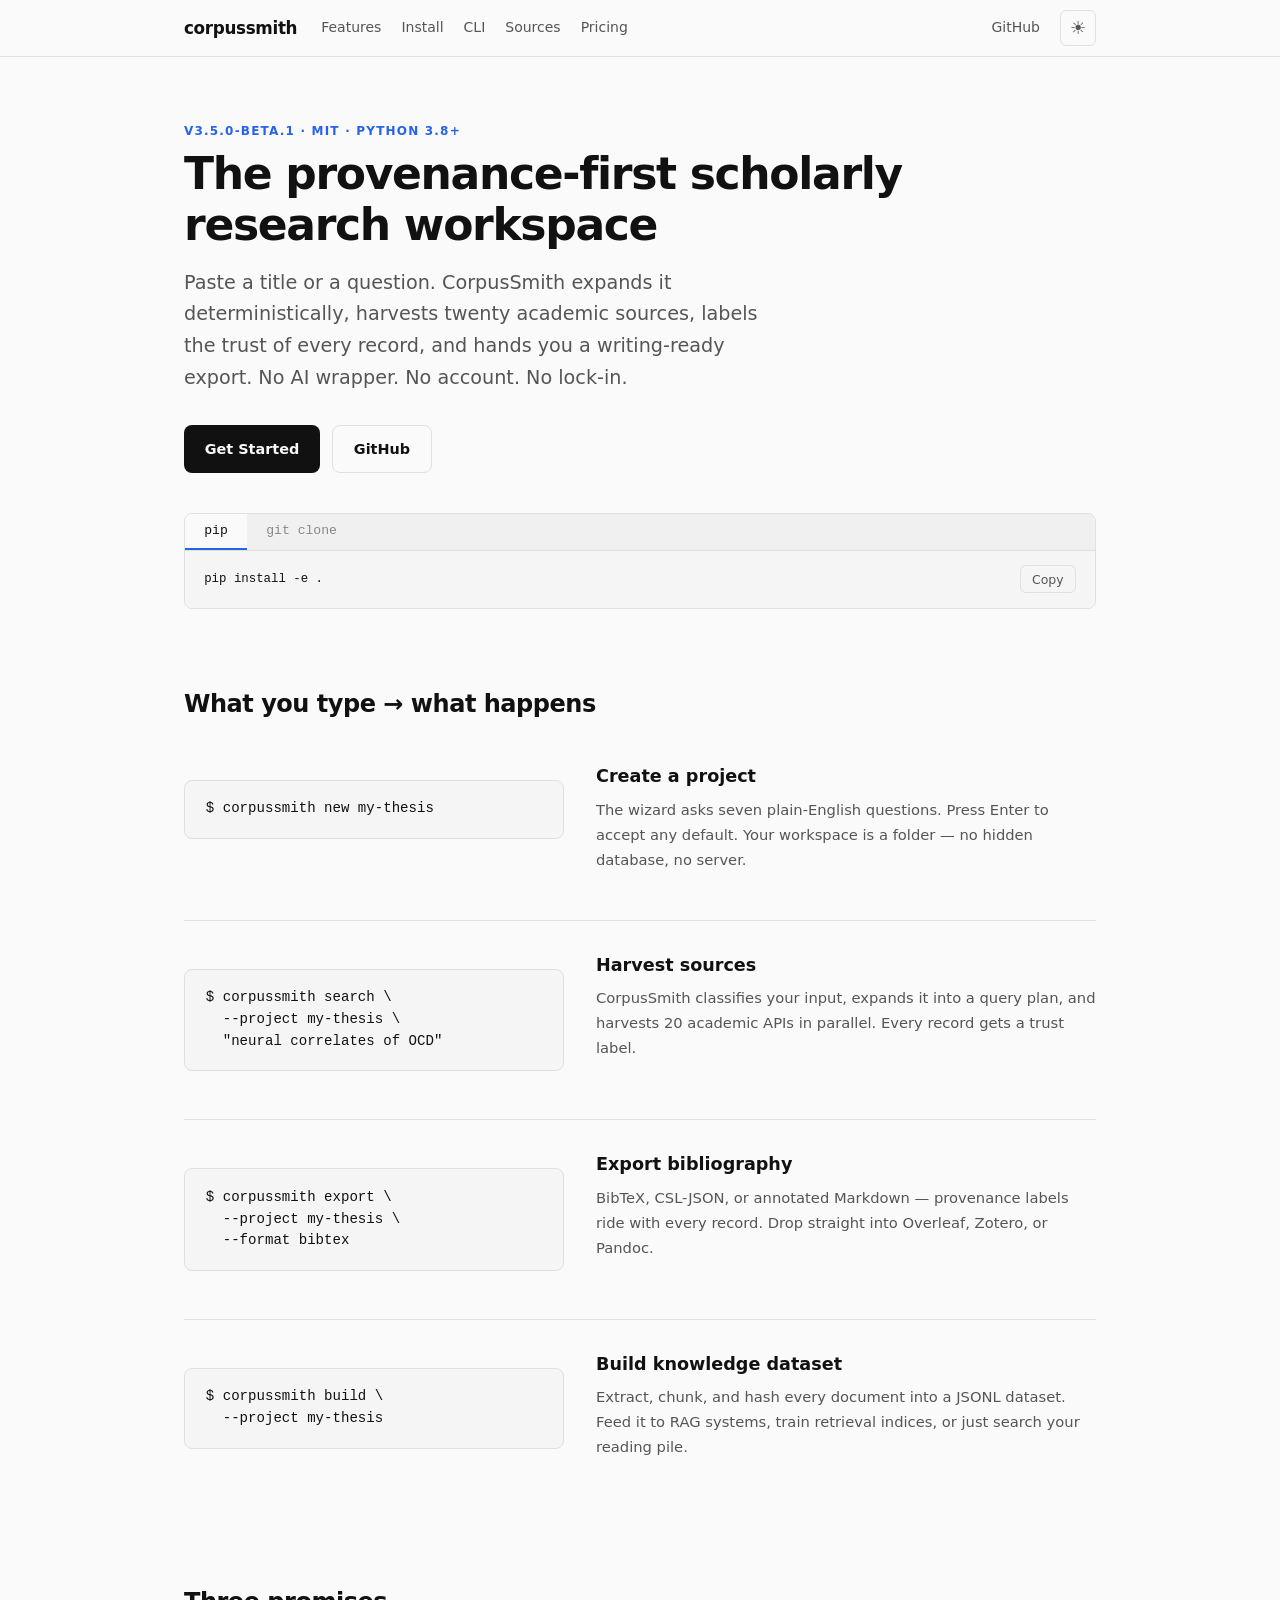
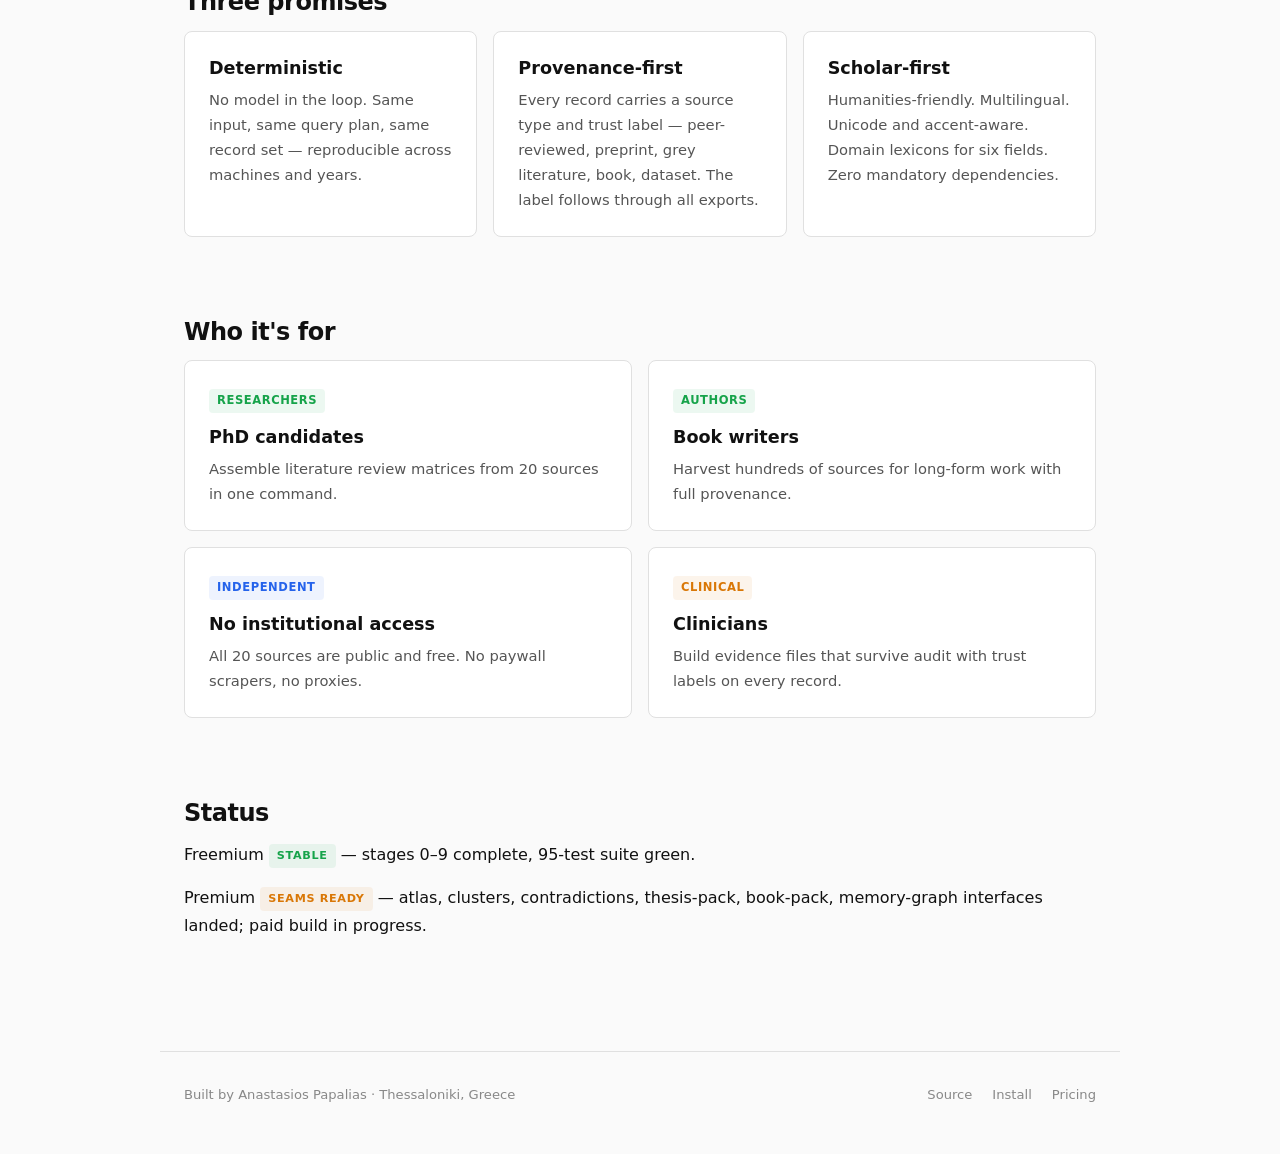
<file: site/index.html>
<!doctype html>
<html lang="en">
<head>
<meta charset="utf-8">
<meta name="viewport" content="width=device-width, initial-scale=1">
<title>CorpusSmith — the provenance-first scholarly research workspace</title>
<meta name="description" content="Terminal-based scholarly research workbench. Harvest 20 academic APIs, build trustworthy corpora, prepare writing-ready exports.">
<link rel="stylesheet" href="style.css">
</head>
<body>

<nav>
  <div class="nav-inner">
    <a href="index.html" class="brand">corpussmith</a>
    <button class="hamburger" onclick="document.querySelector('.nav-links').classList.toggle('open')" aria-label="Menu">☰</button>
    <div class="nav-links">
      <a href="features.html">Features</a>
      <a href="install.html">Install</a>
      <a href="cli.html">CLI</a>
      <a href="sources.html">Sources</a>
      <a href="pricing.html">Pricing</a>
      <span class="spacer"></span>
      <a href="https://github.com/AnastasiosPapalias/corpussmith">GitHub</a>
      <button class="theme-toggle" onclick="toggleTheme()" aria-label="Toggle theme" title="Toggle dark mode">☀</button>
    </div>
  </div>
</nav>

<main class="wrap">

  <!-- Hero -->
  <section>
    <div class="kicker">v3.5.0-beta.1 · MIT · Python 3.8+</div>
    <h1>The provenance-first scholarly research workspace</h1>
    <p class="hero-sub">Paste a title or a question. CorpusSmith expands it deterministically, harvests twenty academic sources, labels the trust of every record, and hands you a writing-ready export. No AI wrapper. No account. No lock-in.</p>

    <div class="btn-group">
      <a href="install.html" class="btn btn-primary">Get Started</a>
      <a href="https://github.com/AnastasiosPapalias/corpussmith" class="btn btn-secondary">GitHub</a>
    </div>

    <div class="install-block">
      <div class="install-tabs">
        <button class="install-tab active" onclick="switchInstall('pip', this)">pip</button>
        <button class="install-tab" onclick="switchInstall('git', this)">git clone</button>
      </div>
      <div class="install-body">
        <code id="install-cmd">pip install -e .</code>
        <button class="copy-btn" onclick="copyInstall(this)">Copy</button>
      </div>
    </div>
  </section>

  <!-- What you type → what happens -->
  <section>
    <h2>What you type → what happens</h2>

    <div class="command-row">
      <div class="command-code">
        <pre><code>$ corpussmith new my-thesis</code></pre>
      </div>
      <div class="command-desc">
        <h3>Create a project</h3>
        <p>The wizard asks seven plain-English questions. Press Enter to accept any default. Your workspace is a folder — no hidden database, no server.</p>
      </div>
    </div>

    <div class="command-row">
      <div class="command-code">
        <pre><code>$ corpussmith search \
  --project my-thesis \
  "neural correlates of OCD"</code></pre>
      </div>
      <div class="command-desc">
        <h3>Harvest sources</h3>
        <p>CorpusSmith classifies your input, expands it into a query plan, and harvests 20 academic APIs in parallel. Every record gets a trust label.</p>
      </div>
    </div>

    <div class="command-row">
      <div class="command-code">
        <pre><code>$ corpussmith export \
  --project my-thesis \
  --format bibtex</code></pre>
      </div>
      <div class="command-desc">
        <h3>Export bibliography</h3>
        <p>BibTeX, CSL-JSON, or annotated Markdown — provenance labels ride with every record. Drop straight into Overleaf, Zotero, or Pandoc.</p>
      </div>
    </div>

    <div class="command-row">
      <div class="command-code">
        <pre><code>$ corpussmith build \
  --project my-thesis</code></pre>
      </div>
      <div class="command-desc">
        <h3>Build knowledge dataset</h3>
        <p>Extract, chunk, and hash every document into a JSONL dataset. Feed it to RAG systems, train retrieval indices, or just search your reading pile.</p>
      </div>
    </div>
  </section>

  <!-- Three promises -->
  <section>
    <h2>Three promises</h2>
    <div class="grid grid-3">
      <div class="card">
        <h3>Deterministic</h3>
        <p>No model in the loop. Same input, same query plan, same record set — reproducible across machines and years.</p>
      </div>
      <div class="card">
        <h3>Provenance-first</h3>
        <p>Every record carries a source type and trust label — peer-reviewed, preprint, grey literature, book, dataset. The label follows through all exports.</p>
      </div>
      <div class="card">
        <h3>Scholar-first</h3>
        <p>Humanities-friendly. Multilingual. Unicode and accent-aware. Domain lexicons for six fields. Zero mandatory dependencies.</p>
      </div>
    </div>
  </section>

  <!-- Who it's for -->
  <section>
    <h2>Who it's for</h2>
    <div class="grid grid-2">
      <div class="card">
        <div class="card-tag green">Researchers</div>
        <h3>PhD candidates</h3>
        <p>Assemble literature review matrices from 20 sources in one command.</p>
      </div>
      <div class="card">
        <div class="card-tag green">Authors</div>
        <h3>Book writers</h3>
        <p>Harvest hundreds of sources for long-form work with full provenance.</p>
      </div>
      <div class="card">
        <div class="card-tag blue">Independent</div>
        <h3>No institutional access</h3>
        <p>All 20 sources are public and free. No paywall scrapers, no proxies.</p>
      </div>
      <div class="card">
        <div class="card-tag amber">Clinical</div>
        <h3>Clinicians</h3>
        <p>Build evidence files that survive audit with trust labels on every record.</p>
      </div>
    </div>
  </section>

  <!-- Status -->
  <section>
    <h2>Status</h2>
    <p>Freemium <span class="tag free">stable</span> — stages 0–9 complete, 95-test suite green.</p>
    <p>Premium <span class="tag premium">seams ready</span> — atlas, clusters, contradictions, thesis-pack, book-pack, memory-graph interfaces landed; paid build in progress.</p>
  </section>

</main>

<footer>
  <span>Built by <a href="https://github.com/AnastasiosPapalias">Anastasios Papalias</a> · Thessaloniki, Greece</span>
  <div class="footer-links">
    <a href="https://github.com/AnastasiosPapalias/corpussmith">Source</a>
    <a href="install.html">Install</a>
    <a href="pricing.html">Pricing</a>
  </div>
</footer>

<script>
const installs = {
  pip: 'pip install -e .',
  git: 'git clone https://github.com/AnastasiosPapalias/corpussmith.git && cd corpussmith && pip install -e .'
};

function switchInstall(key, btn) {
  document.getElementById('install-cmd').textContent = installs[key];
  document.querySelectorAll('.install-tab').forEach(t => t.classList.remove('active'));
  btn.classList.add('active');
}

function copyInstall(btn) {
  const text = document.getElementById('install-cmd').textContent;
  navigator.clipboard.writeText(text).then(() => {
    btn.textContent = '✓ Copied';
    btn.classList.add('copied');
    setTimeout(() => { btn.textContent = 'Copy'; btn.classList.remove('copied'); }, 2000);
  });
}

function toggleTheme() {
  const html = document.documentElement;
  html.classList.toggle('dark');
  const isDark = html.classList.contains('dark');
  localStorage.setItem('sf-theme', isDark ? 'dark' : 'light');
  document.querySelector('.theme-toggle').textContent = isDark ? '☾' : '☀';
}

(function() {
  const saved = localStorage.getItem('sf-theme');
  const prefersDark = window.matchMedia('(prefers-color-scheme: dark)').matches;
  if (saved === 'dark' || (!saved && prefersDark)) {
    document.documentElement.classList.add('dark');
    document.addEventListener('DOMContentLoaded', () => {
      const btn = document.querySelector('.theme-toggle');
      if (btn) btn.textContent = '☾';
    });
  }
})();
</script>

</body>
</html>
</file>
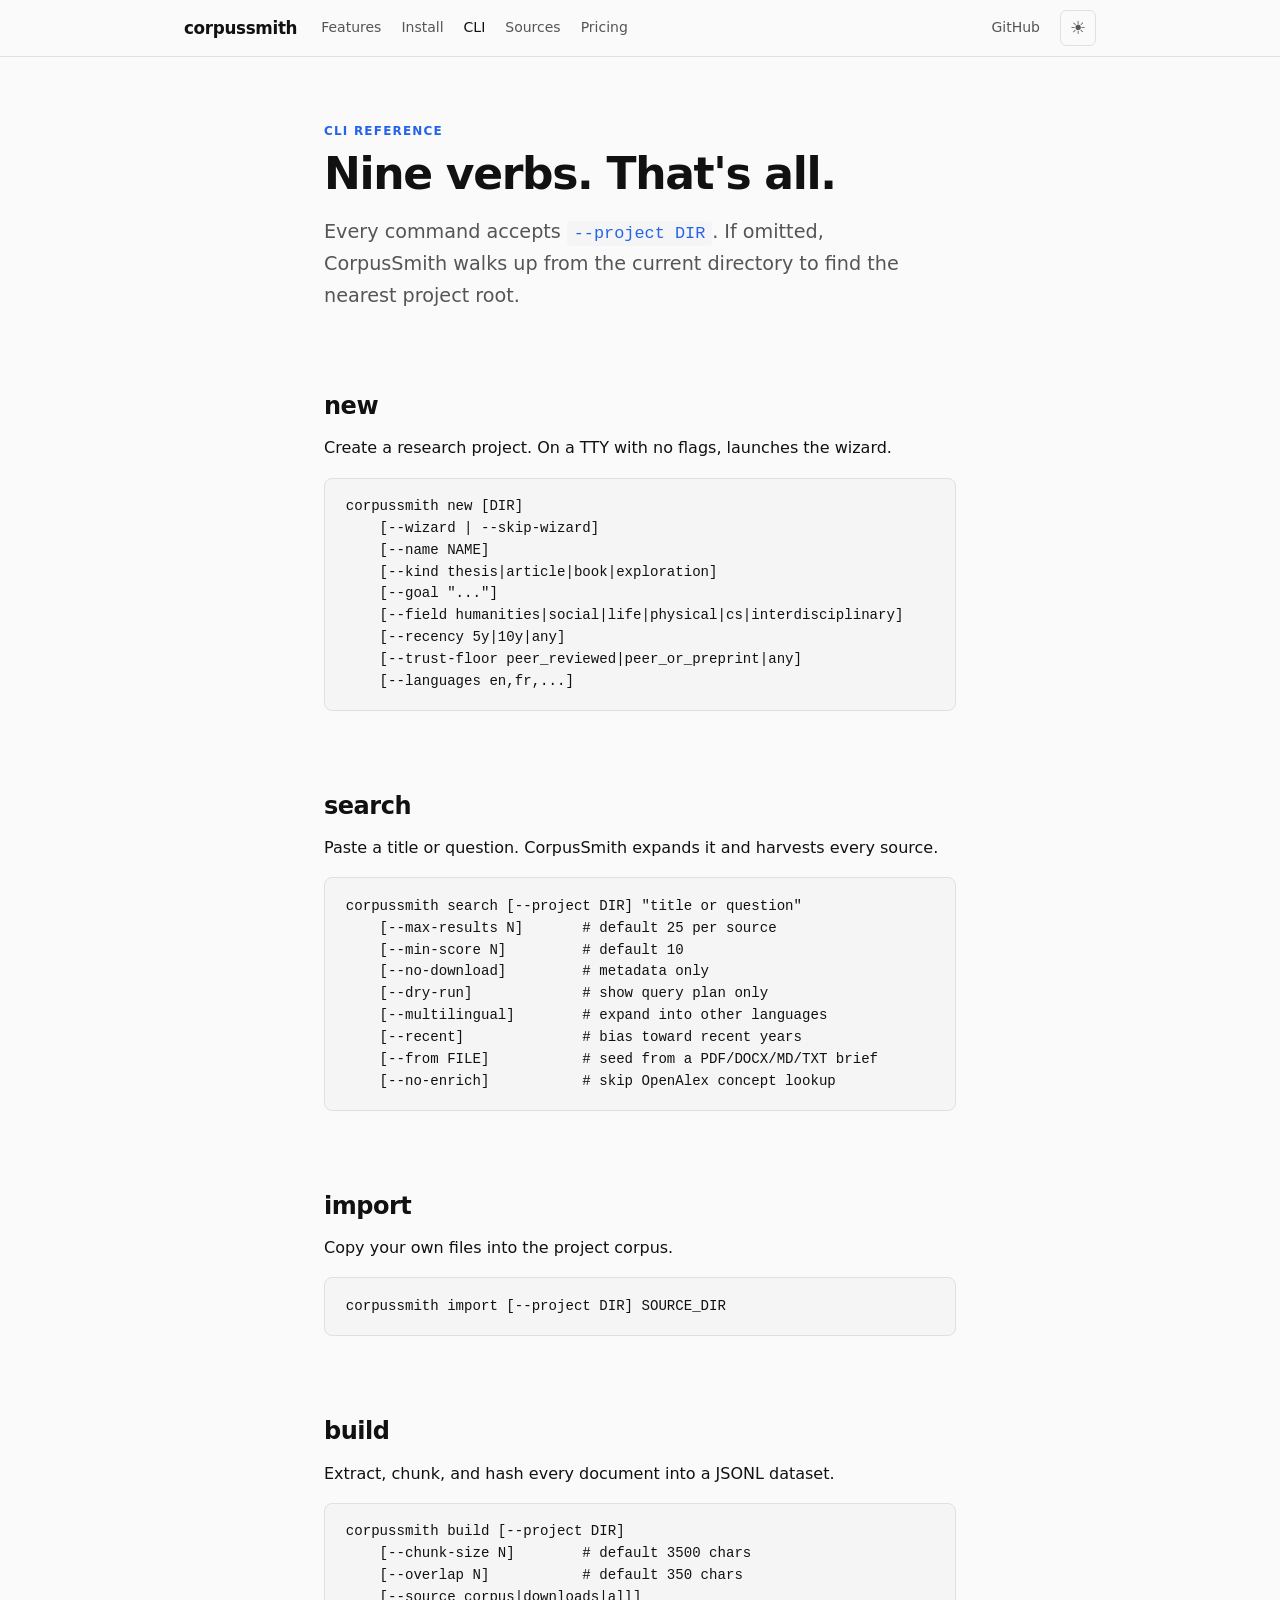
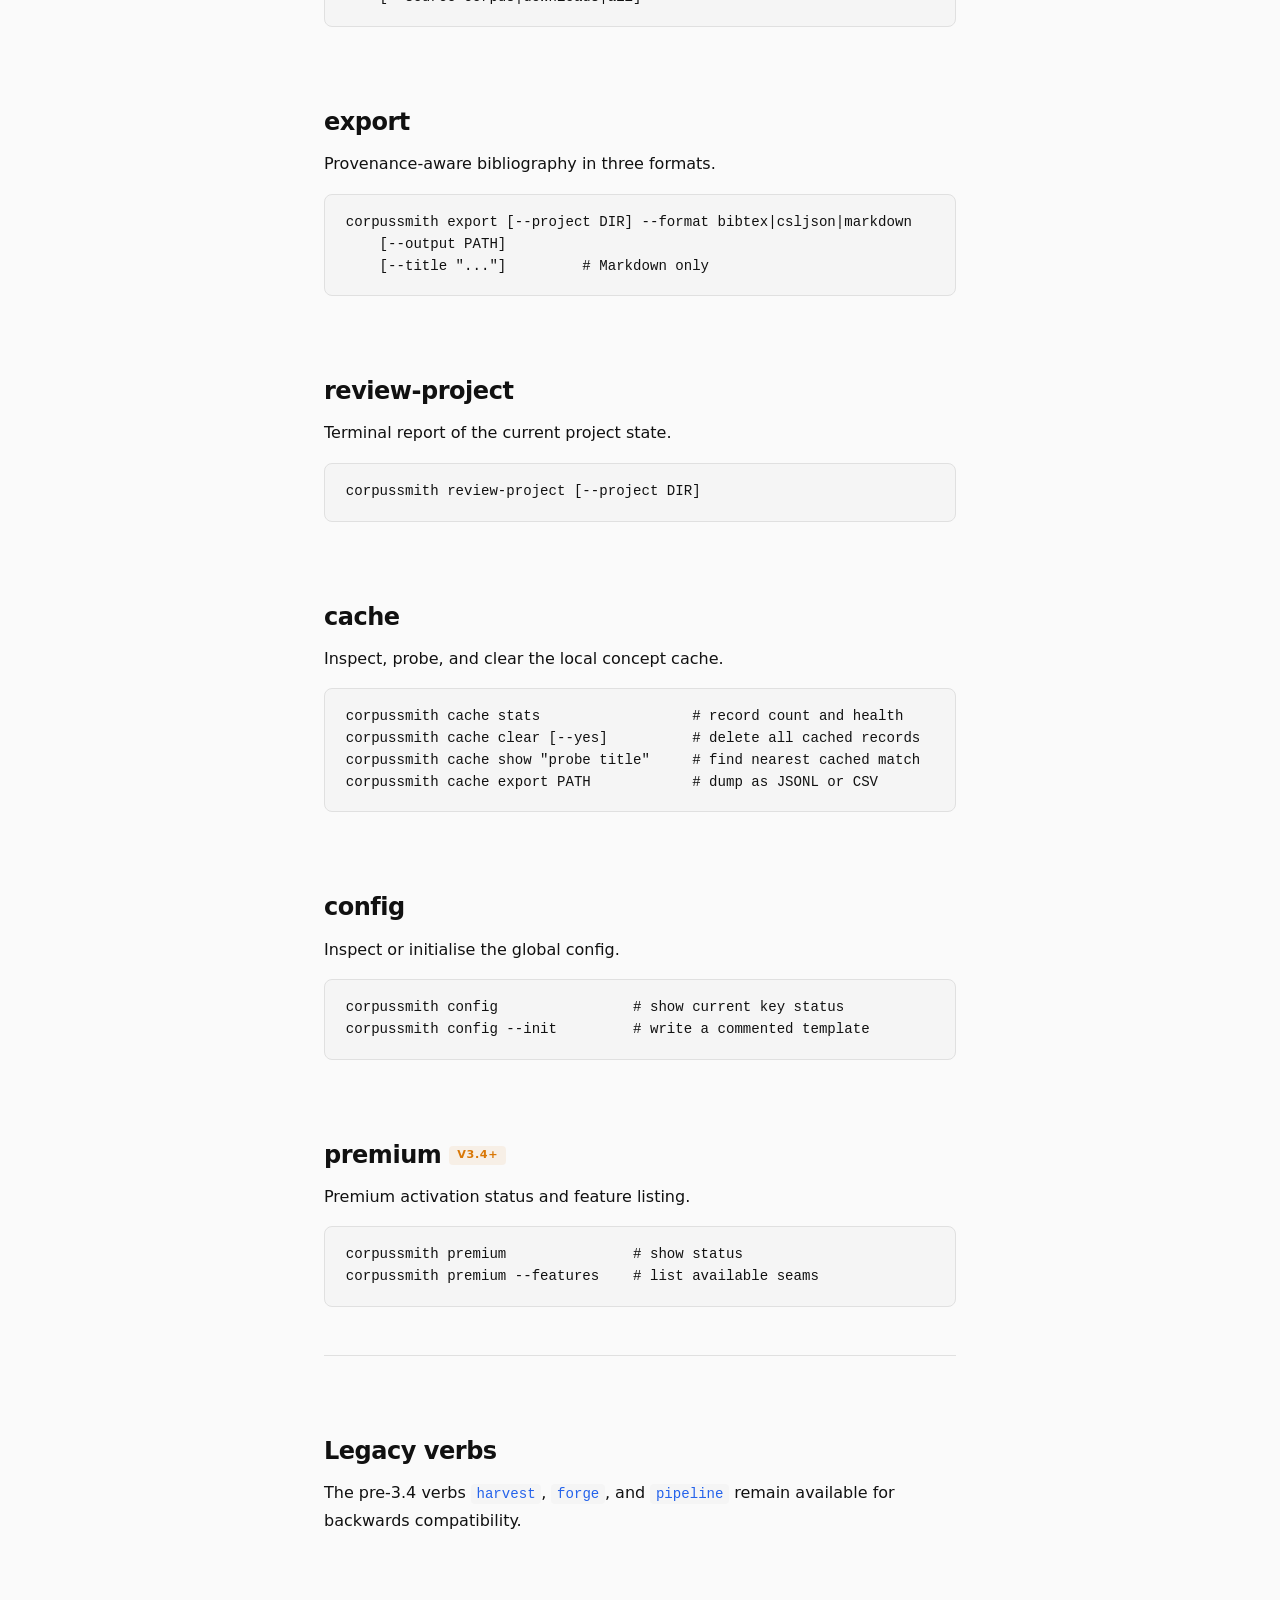
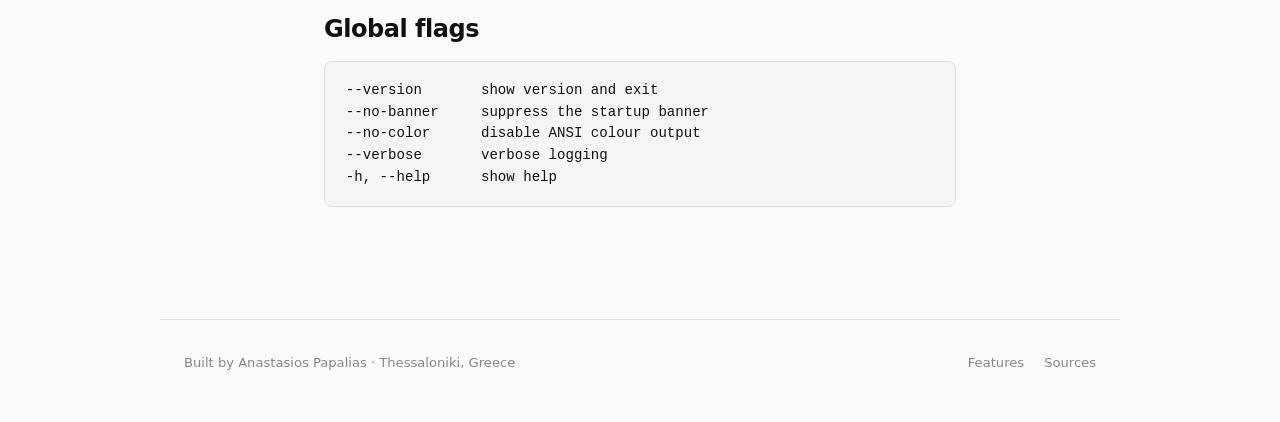
<file: site/cli.html>
<!doctype html>
<html lang="en">
<head>
<meta charset="utf-8">
<meta name="viewport" content="width=device-width, initial-scale=1">
<title>CLI reference — CorpusSmith</title>
<link rel="stylesheet" href="style.css">
</head>
<body>

<nav>
  <div class="nav-inner">
    <a href="index.html" class="brand">corpussmith</a>
    <button class="hamburger" onclick="document.querySelector('.nav-links').classList.toggle('open')" aria-label="Menu">☰</button>
    <div class="nav-links">
      <a href="features.html">Features</a>
      <a href="install.html">Install</a>
      <a href="cli.html" class="current">CLI</a>
      <a href="sources.html">Sources</a>
      <a href="pricing.html">Pricing</a>
      <span class="spacer"></span>
      <a href="https://github.com/corpussmith/corpussmith">GitHub</a>
      <button class="theme-toggle" onclick="toggleTheme()" aria-label="Toggle theme">☀</button>
    </div>
  </div>
</nav>

<main class="wrap-narrow">

  <section>
    <div class="kicker">CLI reference</div>
    <h1>Nine verbs. That's all.</h1>
    <p class="hero-sub">Every command accepts <code>--project DIR</code>. If omitted, CorpusSmith walks up from the current directory to find the nearest project root.</p>
  </section>

  <section>
    <h2>new</h2>
    <p>Create a research project. On a TTY with no flags, launches the wizard.</p>
    <pre><code>corpussmith new [DIR]
    [--wizard | --skip-wizard]
    [--name NAME]
    [--kind thesis|article|book|exploration]
    [--goal "..."]
    [--field humanities|social|life|physical|cs|interdisciplinary]
    [--recency 5y|10y|any]
    [--trust-floor peer_reviewed|peer_or_preprint|any]
    [--languages en,fr,...]</code></pre>
  </section>

  <section>
    <h2>search</h2>
    <p>Paste a title or question. CorpusSmith expands it and harvests every source.</p>
    <pre><code>corpussmith search [--project DIR] "title or question"
    [--max-results N]       # default 25 per source
    [--min-score N]         # default 10
    [--no-download]         # metadata only
    [--dry-run]             # show query plan only
    [--multilingual]        # expand into other languages
    [--recent]              # bias toward recent years
    [--from FILE]           # seed from a PDF/DOCX/MD/TXT brief
    [--no-enrich]           # skip OpenAlex concept lookup</code></pre>
  </section>

  <section>
    <h2>import</h2>
    <p>Copy your own files into the project corpus.</p>
    <pre><code>corpussmith import [--project DIR] SOURCE_DIR</code></pre>
  </section>

  <section>
    <h2>build</h2>
    <p>Extract, chunk, and hash every document into a JSONL dataset.</p>
    <pre><code>corpussmith build [--project DIR]
    [--chunk-size N]        # default 3500 chars
    [--overlap N]           # default 350 chars
    [--source corpus|downloads|all]</code></pre>
  </section>

  <section>
    <h2>export</h2>
    <p>Provenance-aware bibliography in three formats.</p>
    <pre><code>corpussmith export [--project DIR] --format bibtex|csljson|markdown
    [--output PATH]
    [--title "..."]         # Markdown only</code></pre>
  </section>

  <section>
    <h2>review-project</h2>
    <p>Terminal report of the current project state.</p>
    <pre><code>corpussmith review-project [--project DIR]</code></pre>
  </section>

  <section>
    <h2>cache</h2>
    <p>Inspect, probe, and clear the local concept cache.</p>
    <pre><code>corpussmith cache stats                  # record count and health
corpussmith cache clear [--yes]          # delete all cached records
corpussmith cache show "probe title"     # find nearest cached match
corpussmith cache export PATH            # dump as JSONL or CSV</code></pre>
  </section>

  <section>
    <h2>config</h2>
    <p>Inspect or initialise the global config.</p>
    <pre><code>corpussmith config                # show current key status
corpussmith config --init         # write a commented template</code></pre>
  </section>

  <section>
    <h2>premium <span class="tag premium">v3.4+</span></h2>
    <p>Premium activation status and feature listing.</p>
    <pre><code>corpussmith premium               # show status
corpussmith premium --features    # list available seams</code></pre>
  </section>

  <hr class="divider">

  <section>
    <h2>Legacy verbs</h2>
    <p>The pre-3.4 verbs <code>harvest</code>, <code>forge</code>, and <code>pipeline</code> remain available for backwards compatibility.</p>
  </section>

  <section>
    <h2>Global flags</h2>
    <pre><code>--version       show version and exit
--no-banner     suppress the startup banner
--no-color      disable ANSI colour output
--verbose       verbose logging
-h, --help      show help</code></pre>
  </section>

</main>

<footer>
  <span>Built by <a href="https://github.com/AnastasiosPapalias">Anastasios Papalias</a> · Thessaloniki, Greece</span>
  <div class="footer-links">
    <a href="features.html">Features</a>
    <a href="sources.html">Sources</a>
  </div>
</footer>

<script>
function toggleTheme() {
  const html = document.documentElement;
  html.classList.toggle('dark');
  const isDark = html.classList.contains('dark');
  localStorage.setItem('sf-theme', isDark ? 'dark' : 'light');
  document.querySelector('.theme-toggle').textContent = isDark ? '☾' : '☀';
}
(function() {
  const saved = localStorage.getItem('sf-theme');
  const prefersDark = window.matchMedia('(prefers-color-scheme: dark)').matches;
  if (saved === 'dark' || (!saved && prefersDark)) {
    document.documentElement.classList.add('dark');
    document.addEventListener('DOMContentLoaded', () => {
      const btn = document.querySelector('.theme-toggle');
      if (btn) btn.textContent = '☾';
    });
  }
})();
</script>

</body>
</html>
</file>
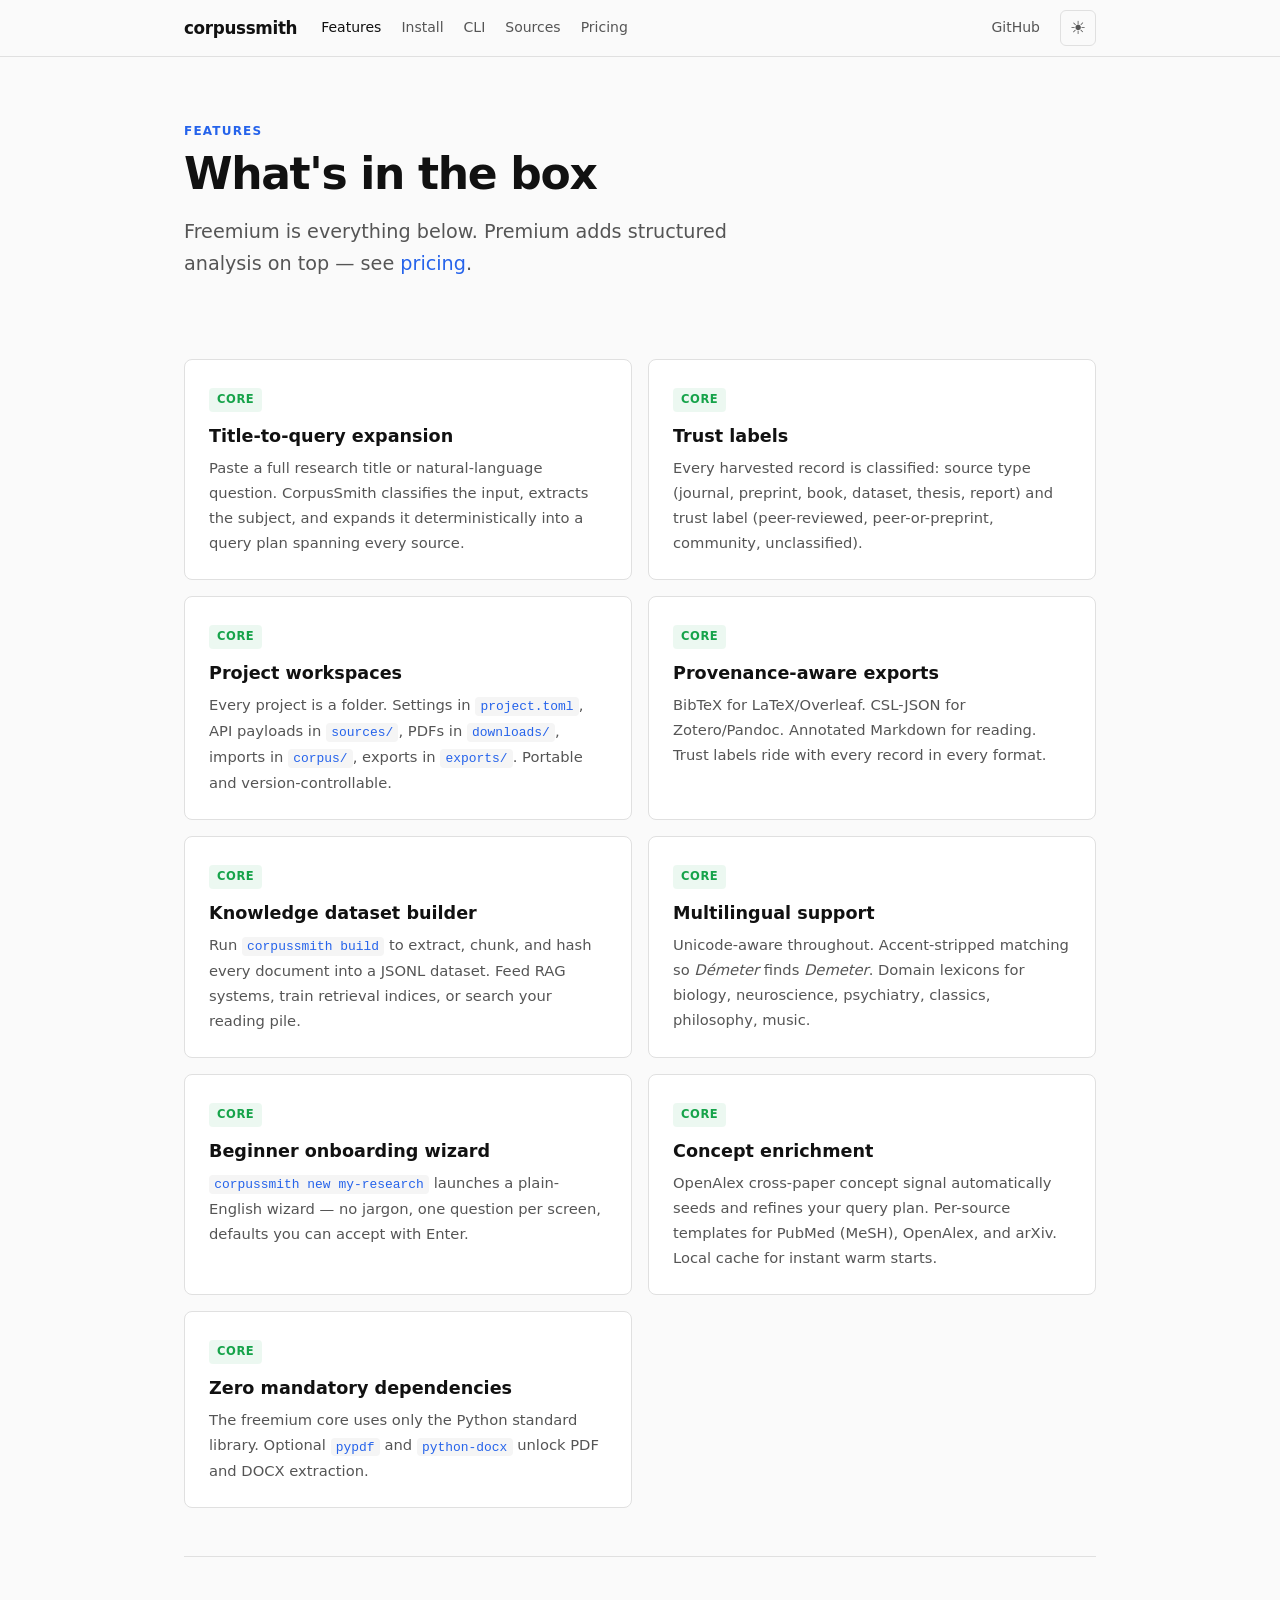
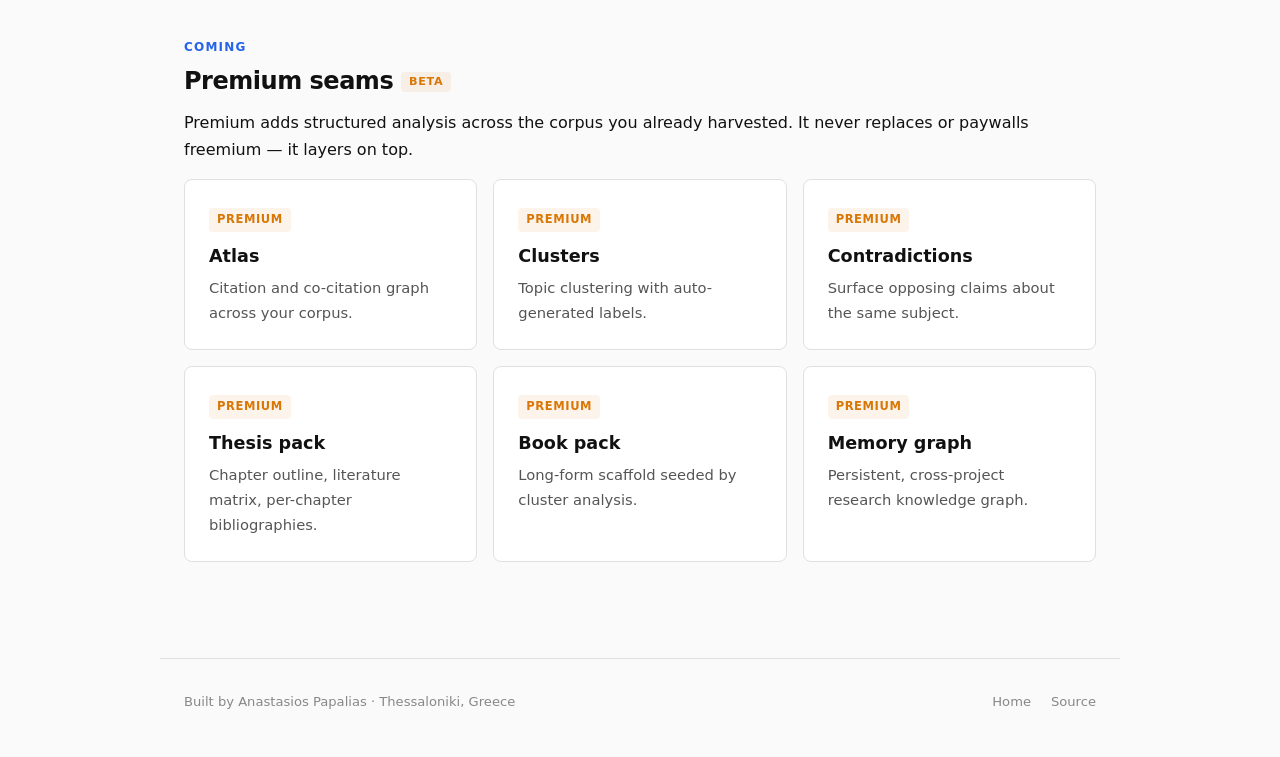
<file: site/features.html>
<!doctype html>
<html lang="en">
<head>
<meta charset="utf-8">
<meta name="viewport" content="width=device-width, initial-scale=1">
<title>Features — CorpusSmith</title>
<link rel="stylesheet" href="style.css">
</head>
<body>

<nav>
  <div class="nav-inner">
    <a href="index.html" class="brand">corpussmith</a>
    <button class="hamburger" onclick="document.querySelector('.nav-links').classList.toggle('open')" aria-label="Menu">☰</button>
    <div class="nav-links">
      <a href="features.html" class="current">Features</a>
      <a href="install.html">Install</a>
      <a href="cli.html">CLI</a>
      <a href="sources.html">Sources</a>
      <a href="pricing.html">Pricing</a>
      <span class="spacer"></span>
      <a href="https://github.com/corpussmith/corpussmith">GitHub</a>
      <button class="theme-toggle" onclick="toggleTheme()" aria-label="Toggle theme">☀</button>
    </div>
  </div>
</nav>

<main class="wrap">

  <section>
    <div class="kicker">Features</div>
    <h1>What's in the box</h1>
    <p class="hero-sub">Freemium is everything below. Premium adds structured analysis on top — see <a href="pricing.html">pricing</a>.</p>
  </section>

  <section>
    <div class="grid grid-2">

      <div class="card">
        <div class="card-tag green">Core</div>
        <h3>Title-to-query expansion</h3>
        <p>Paste a full research title or natural-language question. CorpusSmith classifies the input, extracts the subject, and expands it deterministically into a query plan spanning every source.</p>
      </div>

      <div class="card">
        <div class="card-tag green">Core</div>
        <h3>Trust labels</h3>
        <p>Every harvested record is classified: source type (journal, preprint, book, dataset, thesis, report) and trust label (peer-reviewed, peer-or-preprint, community, unclassified).</p>
      </div>

      <div class="card">
        <div class="card-tag green">Core</div>
        <h3>Project workspaces</h3>
        <p>Every project is a folder. Settings in <code>project.toml</code>, API payloads in <code>sources/</code>, PDFs in <code>downloads/</code>, imports in <code>corpus/</code>, exports in <code>exports/</code>. Portable and version-controllable.</p>
      </div>

      <div class="card">
        <div class="card-tag green">Core</div>
        <h3>Provenance-aware exports</h3>
        <p>BibTeX for LaTeX/Overleaf. CSL-JSON for Zotero/Pandoc. Annotated Markdown for reading. Trust labels ride with every record in every format.</p>
      </div>

      <div class="card">
        <div class="card-tag green">Core</div>
        <h3>Knowledge dataset builder</h3>
        <p>Run <code>corpussmith build</code> to extract, chunk, and hash every document into a JSONL dataset. Feed RAG systems, train retrieval indices, or search your reading pile.</p>
      </div>

      <div class="card">
        <div class="card-tag green">Core</div>
        <h3>Multilingual support</h3>
        <p>Unicode-aware throughout. Accent-stripped matching so <em>Démeter</em> finds <em>Demeter</em>. Domain lexicons for biology, neuroscience, psychiatry, classics, philosophy, music.</p>
      </div>

      <div class="card">
        <div class="card-tag green">Core</div>
        <h3>Beginner onboarding wizard</h3>
        <p><code>corpussmith new my-research</code> launches a plain-English wizard — no jargon, one question per screen, defaults you can accept with Enter.</p>
      </div>

      <div class="card">
        <div class="card-tag green">Core</div>
        <h3>Concept enrichment</h3>
        <p>OpenAlex cross-paper concept signal automatically seeds and refines your query plan. Per-source templates for PubMed (MeSH), OpenAlex, and arXiv. Local cache for instant warm starts.</p>
      </div>

      <div class="card">
        <div class="card-tag green">Core</div>
        <h3>Zero mandatory dependencies</h3>
        <p>The freemium core uses only the Python standard library. Optional <code>pypdf</code> and <code>python-docx</code> unlock PDF and DOCX extraction.</p>
      </div>

    </div>
  </section>

  <hr class="divider">

  <section>
    <div class="kicker">Coming</div>
    <h2>Premium seams <span class="tag premium">beta</span></h2>
    <p>Premium adds structured analysis across the corpus you already harvested. It never replaces or paywalls freemium — it layers on top.</p>

    <div class="grid grid-3">
      <div class="card">
        <div class="card-tag amber">Premium</div>
        <h3>Atlas</h3>
        <p>Citation and co-citation graph across your corpus.</p>
      </div>
      <div class="card">
        <div class="card-tag amber">Premium</div>
        <h3>Clusters</h3>
        <p>Topic clustering with auto-generated labels.</p>
      </div>
      <div class="card">
        <div class="card-tag amber">Premium</div>
        <h3>Contradictions</h3>
        <p>Surface opposing claims about the same subject.</p>
      </div>
      <div class="card">
        <div class="card-tag amber">Premium</div>
        <h3>Thesis pack</h3>
        <p>Chapter outline, literature matrix, per-chapter bibliographies.</p>
      </div>
      <div class="card">
        <div class="card-tag amber">Premium</div>
        <h3>Book pack</h3>
        <p>Long-form scaffold seeded by cluster analysis.</p>
      </div>
      <div class="card">
        <div class="card-tag amber">Premium</div>
        <h3>Memory graph</h3>
        <p>Persistent, cross-project research knowledge graph.</p>
      </div>
    </div>
  </section>

</main>

<footer>
  <span>Built by <a href="https://github.com/AnastasiosPapalias">Anastasios Papalias</a> · Thessaloniki, Greece</span>
  <div class="footer-links">
    <a href="index.html">Home</a>
    <a href="https://github.com/corpussmith/corpussmith">Source</a>
  </div>
</footer>

<script>
function toggleTheme() {
  const html = document.documentElement;
  html.classList.toggle('dark');
  const isDark = html.classList.contains('dark');
  localStorage.setItem('sf-theme', isDark ? 'dark' : 'light');
  document.querySelector('.theme-toggle').textContent = isDark ? '☾' : '☀';
}
(function() {
  const saved = localStorage.getItem('sf-theme');
  const prefersDark = window.matchMedia('(prefers-color-scheme: dark)').matches;
  if (saved === 'dark' || (!saved && prefersDark)) {
    document.documentElement.classList.add('dark');
    document.addEventListener('DOMContentLoaded', () => {
      const btn = document.querySelector('.theme-toggle');
      if (btn) btn.textContent = '☾';
    });
  }
})();
</script>

</body>
</html>
</file>
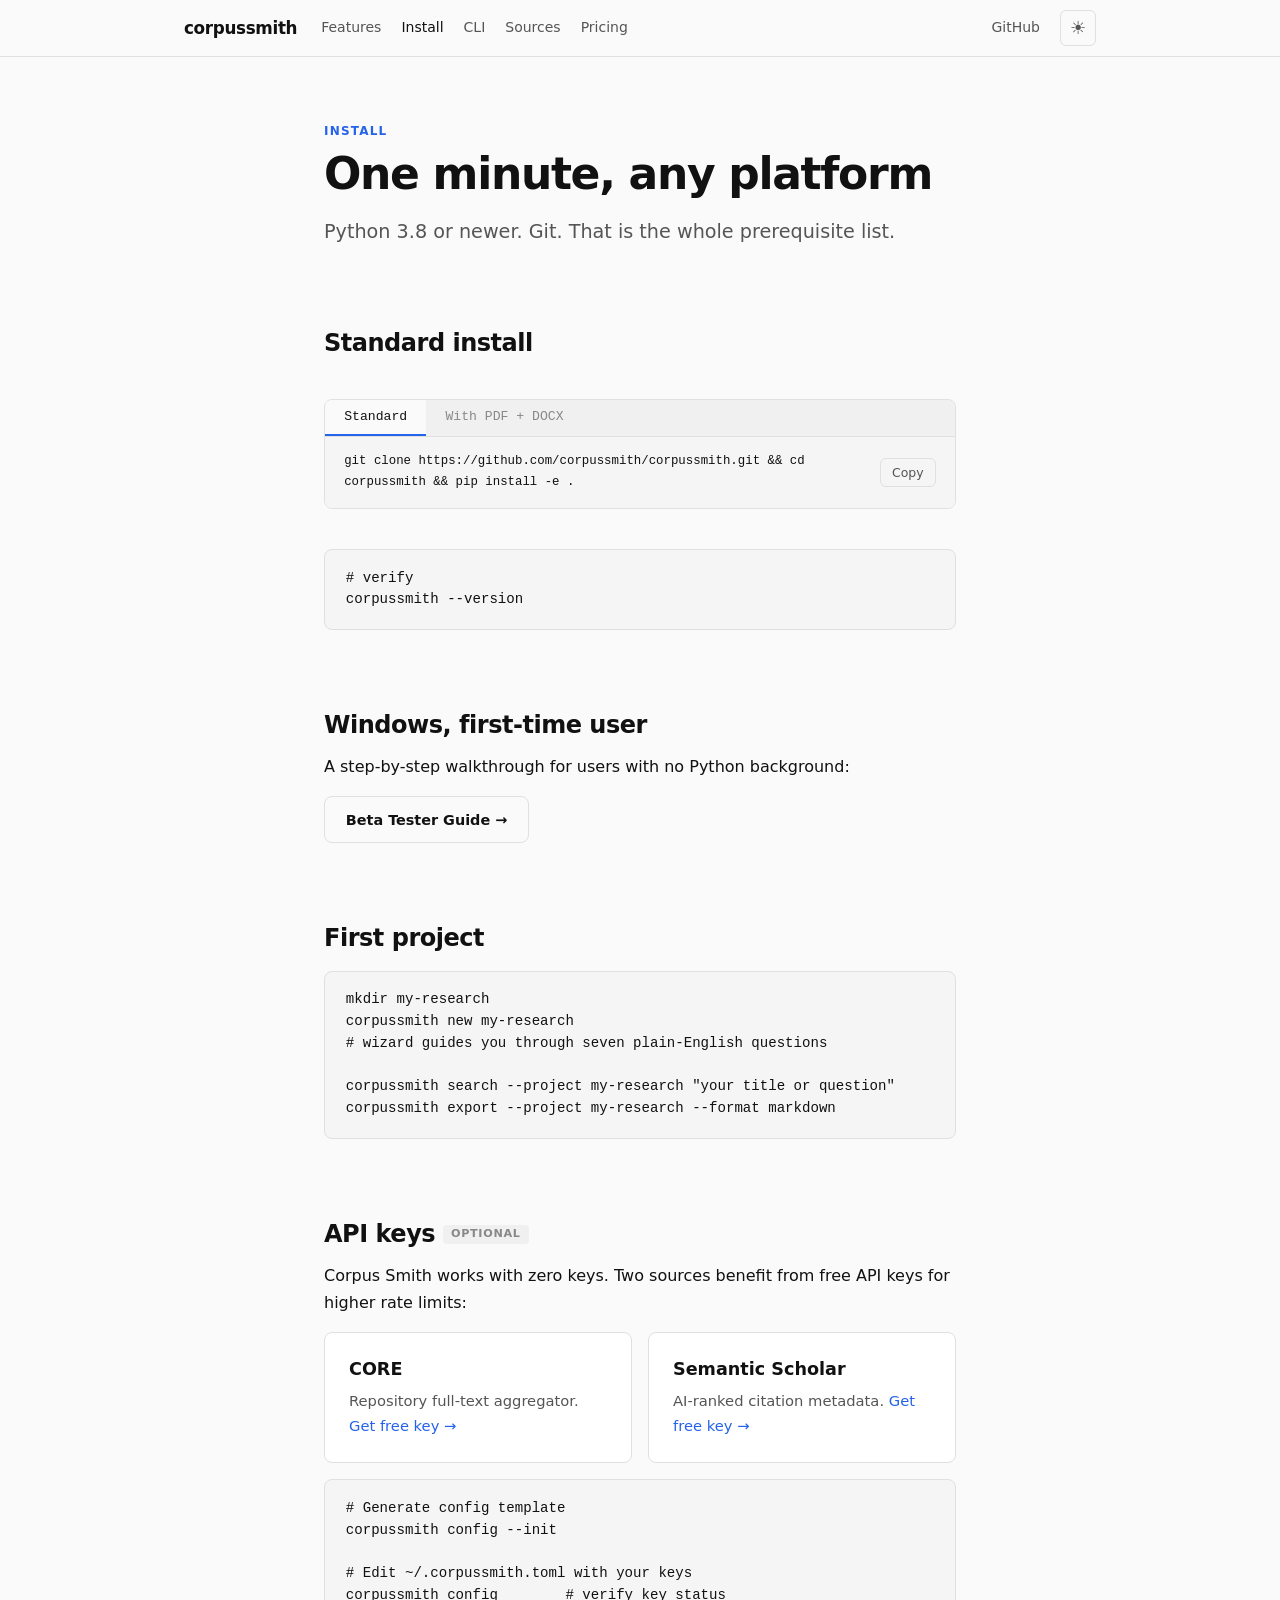
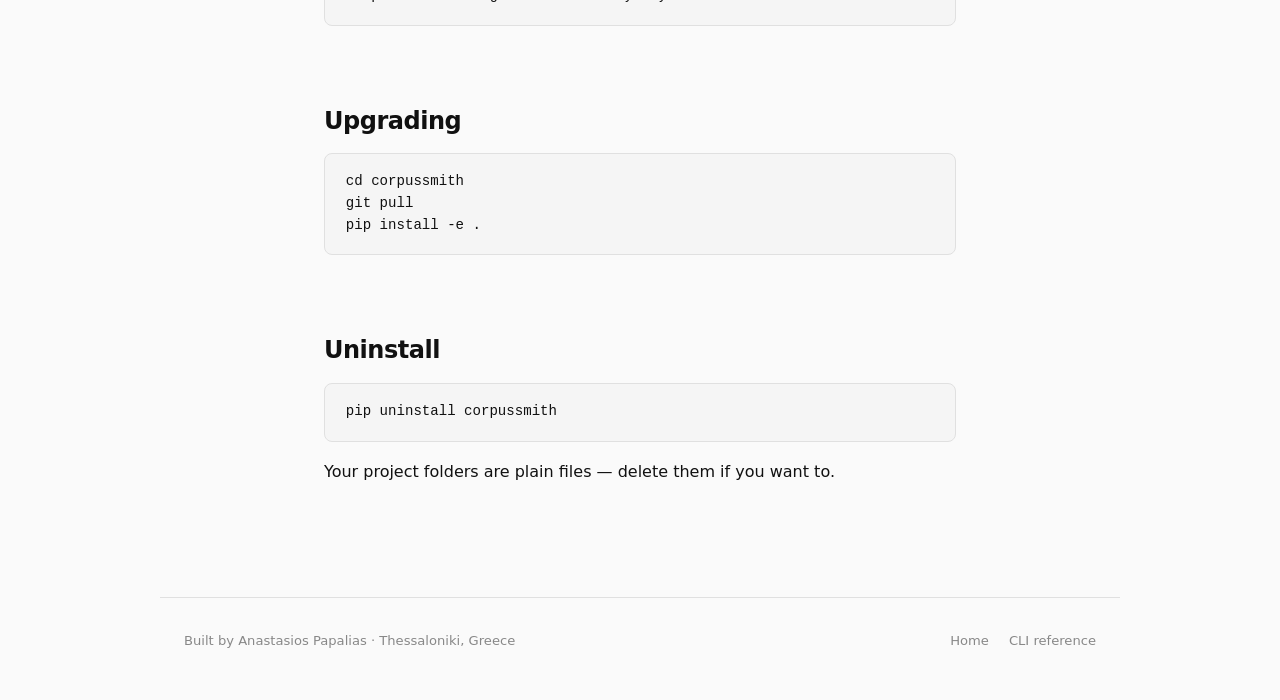
<file: site/install.html>
<!doctype html>
<html lang="en">
<head>
<meta charset="utf-8">
<meta name="viewport" content="width=device-width, initial-scale=1">
<title>Install — CorpusSmith</title>
<link rel="stylesheet" href="style.css">
</head>
<body>

<nav>
  <div class="nav-inner">
    <a href="index.html" class="brand">corpussmith</a>
    <button class="hamburger" onclick="document.querySelector('.nav-links').classList.toggle('open')" aria-label="Menu">☰</button>
    <div class="nav-links">
      <a href="features.html">Features</a>
      <a href="install.html" class="current">Install</a>
      <a href="cli.html">CLI</a>
      <a href="sources.html">Sources</a>
      <a href="pricing.html">Pricing</a>
      <span class="spacer"></span>
      <a href="https://github.com/corpussmith/corpussmith">GitHub</a>
      <button class="theme-toggle" onclick="toggleTheme()" aria-label="Toggle theme">☀</button>
    </div>
  </div>
</nav>

<main class="wrap-narrow">

  <section>
    <div class="kicker">Install</div>
    <h1>One minute, any platform</h1>
    <p class="hero-sub">Python 3.8 or newer. Git. That is the whole prerequisite list.</p>
  </section>

  <section>
    <h2>Standard install</h2>
    <div class="install-block">
      <div class="install-tabs">
        <button class="install-tab active" onclick="switchInstall('standard', this)">Standard</button>
        <button class="install-tab" onclick="switchInstall('full', this)">With PDF + DOCX</button>
      </div>
      <div class="install-body">
        <code id="install-cmd-page">git clone https://github.com/corpussmith/corpussmith.git && cd corpussmith && pip install -e .</code>
        <button class="copy-btn" onclick="copyCmd(this, 'install-cmd-page')">Copy</button>
      </div>
    </div>

    <pre><code># verify
corpussmith --version</code></pre>
  </section>

  <section>
    <h2>Windows, first-time user</h2>
    <p>A step-by-step walkthrough for users with no Python background:</p>
    <a href="https://github.com/corpussmith/corpussmith/blob/main/BETA-TESTER-GUIDE.md" class="btn btn-secondary">Beta Tester Guide →</a>
  </section>

  <section>
    <h2>First project</h2>
    <pre><code>mkdir my-research
corpussmith new my-research
# wizard guides you through seven plain-English questions

corpussmith search --project my-research "your title or question"
corpussmith export --project my-research --format markdown</code></pre>
  </section>

  <section>
    <h2>API keys <span class="tag coming">optional</span></h2>
    <p>Corpus Smith works with zero keys. Two sources benefit from free API keys for higher rate limits:</p>

    <div class="grid grid-2">
      <div class="card">
        <h3>CORE</h3>
        <p>Repository full-text aggregator. <a href="https://core.ac.uk/services/api">Get free key →</a></p>
      </div>
      <div class="card">
        <h3>Semantic Scholar</h3>
        <p>AI-ranked citation metadata. <a href="https://www.semanticscholar.org/product/api">Get free key →</a></p>
      </div>
    </div>

    <pre><code># Generate config template
corpussmith config --init

# Edit ~/.corpussmith.toml with your keys
corpussmith config        # verify key status</code></pre>
  </section>

  <section>
    <h2>Upgrading</h2>
    <pre><code>cd corpussmith
git pull
pip install -e .</code></pre>
  </section>

  <section>
    <h2>Uninstall</h2>
    <pre><code>pip uninstall corpussmith</code></pre>
    <p>Your project folders are plain files — delete them if you want to.</p>
  </section>

</main>

<footer>
  <span>Built by <a href="https://github.com/AnastasiosPapalias">Anastasios Papalias</a> · Thessaloniki, Greece</span>
  <div class="footer-links">
    <a href="index.html">Home</a>
    <a href="cli.html">CLI reference</a>
  </div>
</footer>

<script>
const cmds = {
  standard: 'git clone https://github.com/corpussmith/corpussmith.git && cd corpussmith && pip install -e .',
  full: 'git clone https://github.com/corpussmith/corpussmith.git && cd corpussmith && pip install -e ".[full]"'
};

function switchInstall(key, btn) {
  document.getElementById('install-cmd-page').textContent = cmds[key];
  document.querySelectorAll('.install-tab').forEach(t => t.classList.remove('active'));
  btn.classList.add('active');
}

function copyCmd(btn, id) {
  const text = document.getElementById(id).textContent;
  navigator.clipboard.writeText(text).then(() => {
    btn.textContent = '✓ Copied';
    btn.classList.add('copied');
    setTimeout(() => { btn.textContent = 'Copy'; btn.classList.remove('copied'); }, 2000);
  });
}

function toggleTheme() {
  const html = document.documentElement;
  html.classList.toggle('dark');
  const isDark = html.classList.contains('dark');
  localStorage.setItem('sf-theme', isDark ? 'dark' : 'light');
  document.querySelector('.theme-toggle').textContent = isDark ? '☾' : '☀';
}
(function() {
  const saved = localStorage.getItem('sf-theme');
  const prefersDark = window.matchMedia('(prefers-color-scheme: dark)').matches;
  if (saved === 'dark' || (!saved && prefersDark)) {
    document.documentElement.classList.add('dark');
    document.addEventListener('DOMContentLoaded', () => {
      const btn = document.querySelector('.theme-toggle');
      if (btn) btn.textContent = '☾';
    });
  }
})();
</script>

</body>
</html>
</file>
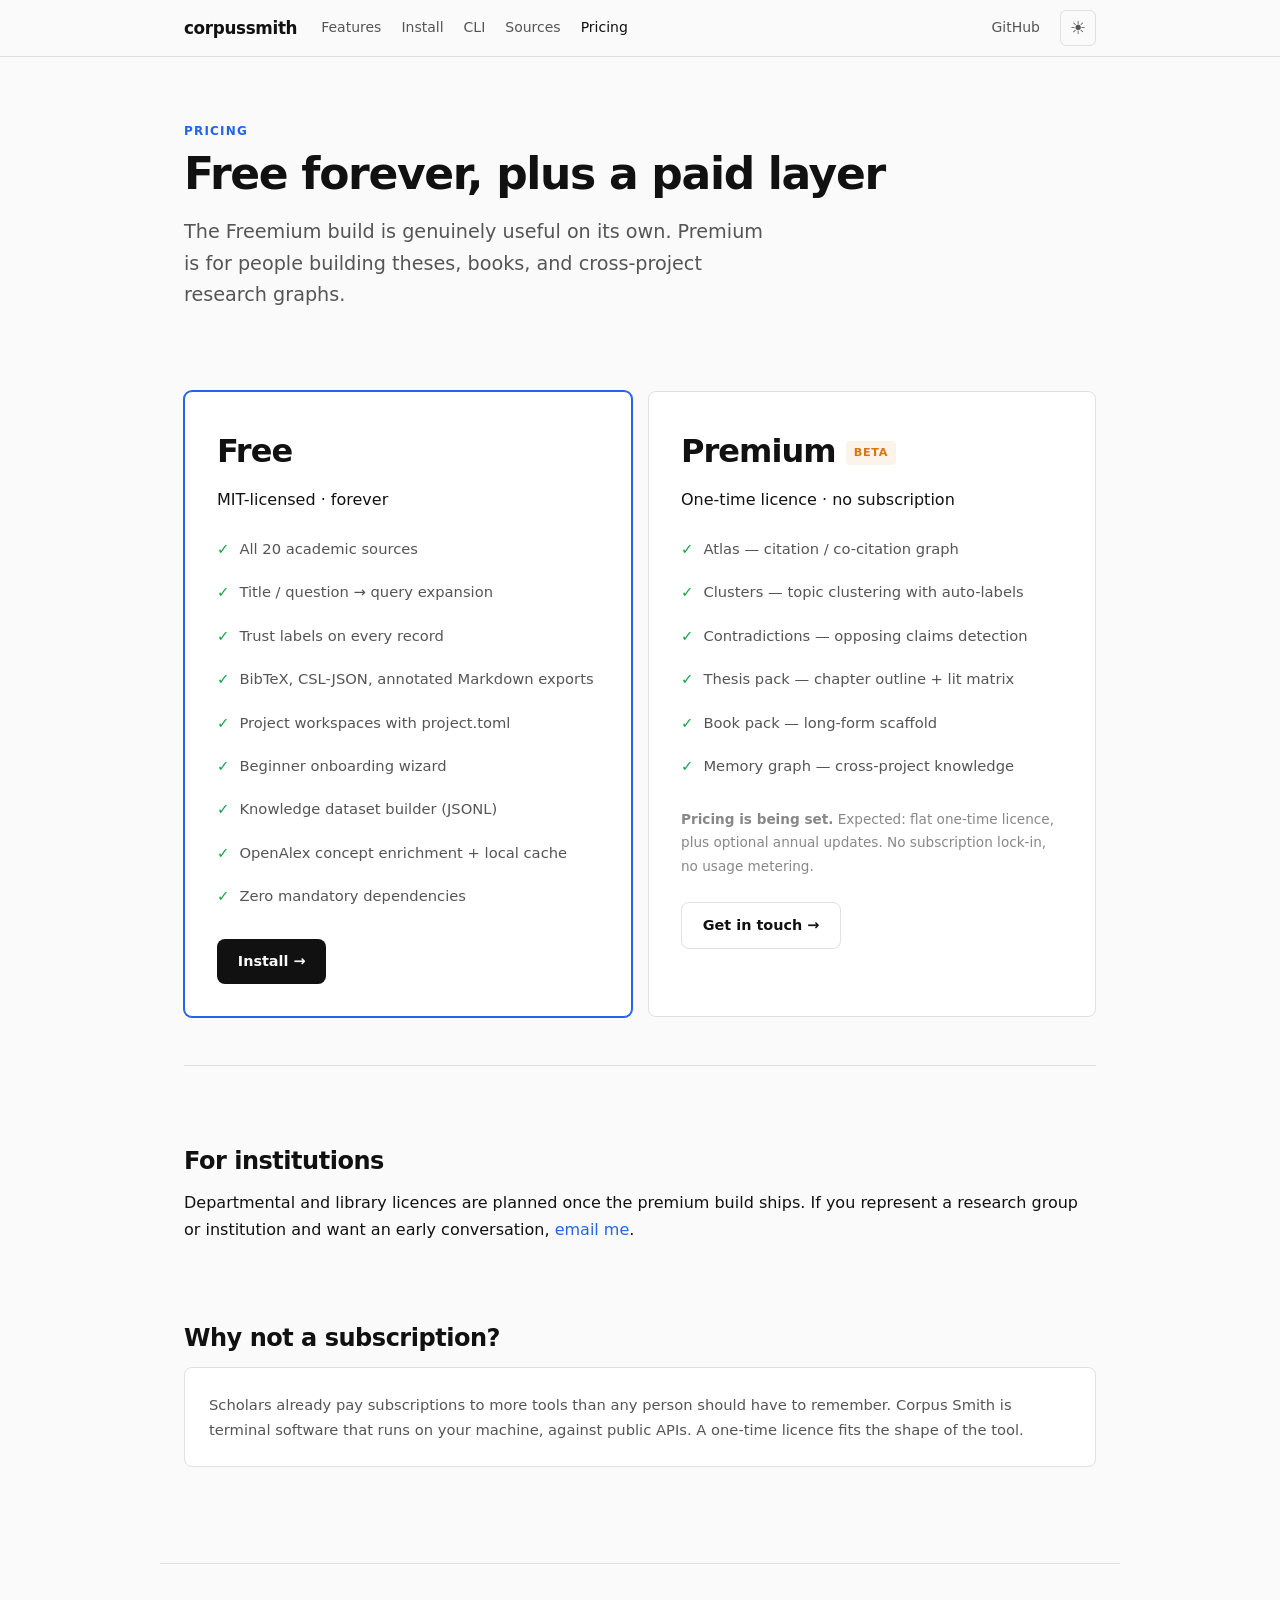
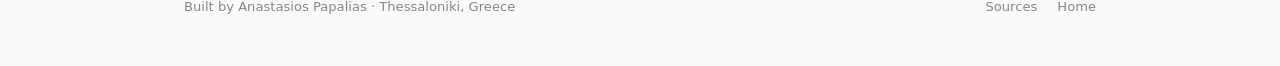
<file: site/pricing.html>
<!doctype html>
<html lang="en">
<head>
<meta charset="utf-8">
<meta name="viewport" content="width=device-width, initial-scale=1">
<title>Pricing — CorpusSmith</title>
<link rel="stylesheet" href="style.css">
</head>
<body>

<nav>
  <div class="nav-inner">
    <a href="index.html" class="brand">corpussmith</a>
    <button class="hamburger" onclick="document.querySelector('.nav-links').classList.toggle('open')" aria-label="Menu">☰</button>
    <div class="nav-links">
      <a href="features.html">Features</a>
      <a href="install.html">Install</a>
      <a href="cli.html">CLI</a>
      <a href="sources.html">Sources</a>
      <a href="pricing.html" class="current">Pricing</a>
      <span class="spacer"></span>
      <a href="https://github.com/corpussmith/corpussmith">GitHub</a>
      <button class="theme-toggle" onclick="toggleTheme()" aria-label="Toggle theme">☀</button>
    </div>
  </div>
</nav>

<main class="wrap">

  <section>
    <div class="kicker">Pricing</div>
    <h1>Free forever, plus a paid layer</h1>
    <p class="hero-sub">The Freemium build is genuinely useful on its own. Premium is for people building theses, books, and cross-project research graphs.</p>
  </section>

  <section>
    <div class="grid grid-2">

      <div class="pricing-card featured">
        <div class="price">Free</div>
        <p>MIT-licensed · forever</p>
        <ul>
          <li>All 20 academic sources</li>
          <li>Title / question → query expansion</li>
          <li>Trust labels on every record</li>
          <li>BibTeX, CSL-JSON, annotated Markdown exports</li>
          <li>Project workspaces with project.toml</li>
          <li>Beginner onboarding wizard</li>
          <li>Knowledge dataset builder (JSONL)</li>
          <li>OpenAlex concept enrichment + local cache</li>
          <li>Zero mandatory dependencies</li>
        </ul>
        <a href="install.html" class="btn btn-primary">Install →</a>
      </div>

      <div class="pricing-card">
        <div class="price">Premium <span class="tag premium">beta</span></div>
        <p>One-time licence · no subscription</p>
        <ul>
          <li>Atlas — citation / co-citation graph</li>
          <li>Clusters — topic clustering with auto-labels</li>
          <li>Contradictions — opposing claims detection</li>
          <li>Thesis pack — chapter outline + lit matrix</li>
          <li>Book pack — long-form scaffold</li>
          <li>Memory graph — cross-project knowledge</li>
        </ul>
        <p style="font-size: 0.85rem; color: var(--text-muted); margin-bottom: 1.5rem;"><strong>Pricing is being set.</strong> Expected: flat one-time licence, plus optional annual updates. No subscription lock-in, no usage metering.</p>
        <a href="mailto:info@corpussmith.dev?subject=CorpusSmith%20Premium" class="btn btn-secondary">Get in touch →</a>
      </div>

    </div>
  </section>

  <hr class="divider">

  <section>
    <h2>For institutions</h2>
    <p>Departmental and library licences are planned once the premium build ships. If you represent a research group or institution and want an early conversation, <a href="mailto:info@corpussmith.dev?subject=CorpusSmith%20Institutional">email me</a>.</p>
  </section>

  <section>
    <h2>Why not a subscription?</h2>
    <div class="card">
      <p>Scholars already pay subscriptions to more tools than any person should have to remember. Corpus Smith is terminal software that runs on your machine, against public APIs. A one-time licence fits the shape of the tool.</p>
    </div>
  </section>

</main>

<footer>
  <span>Built by <a href="https://github.com/AnastasiosPapalias">Anastasios Papalias</a> · Thessaloniki, Greece</span>
  <div class="footer-links">
    <a href="sources.html">Sources</a>
    <a href="index.html">Home</a>
  </div>
</footer>

<script>
function toggleTheme() {
  const html = document.documentElement;
  html.classList.toggle('dark');
  const isDark = html.classList.contains('dark');
  localStorage.setItem('sf-theme', isDark ? 'dark' : 'light');
  document.querySelector('.theme-toggle').textContent = isDark ? '☾' : '☀';
}
(function() {
  const saved = localStorage.getItem('sf-theme');
  const prefersDark = window.matchMedia('(prefers-color-scheme: dark)').matches;
  if (saved === 'dark' || (!saved && prefersDark)) {
    document.documentElement.classList.add('dark');
    document.addEventListener('DOMContentLoaded', () => {
      const btn = document.querySelector('.theme-toggle');
      if (btn) btn.textContent = '☾';
    });
  }
})();
</script>

</body>
</html>
</file>
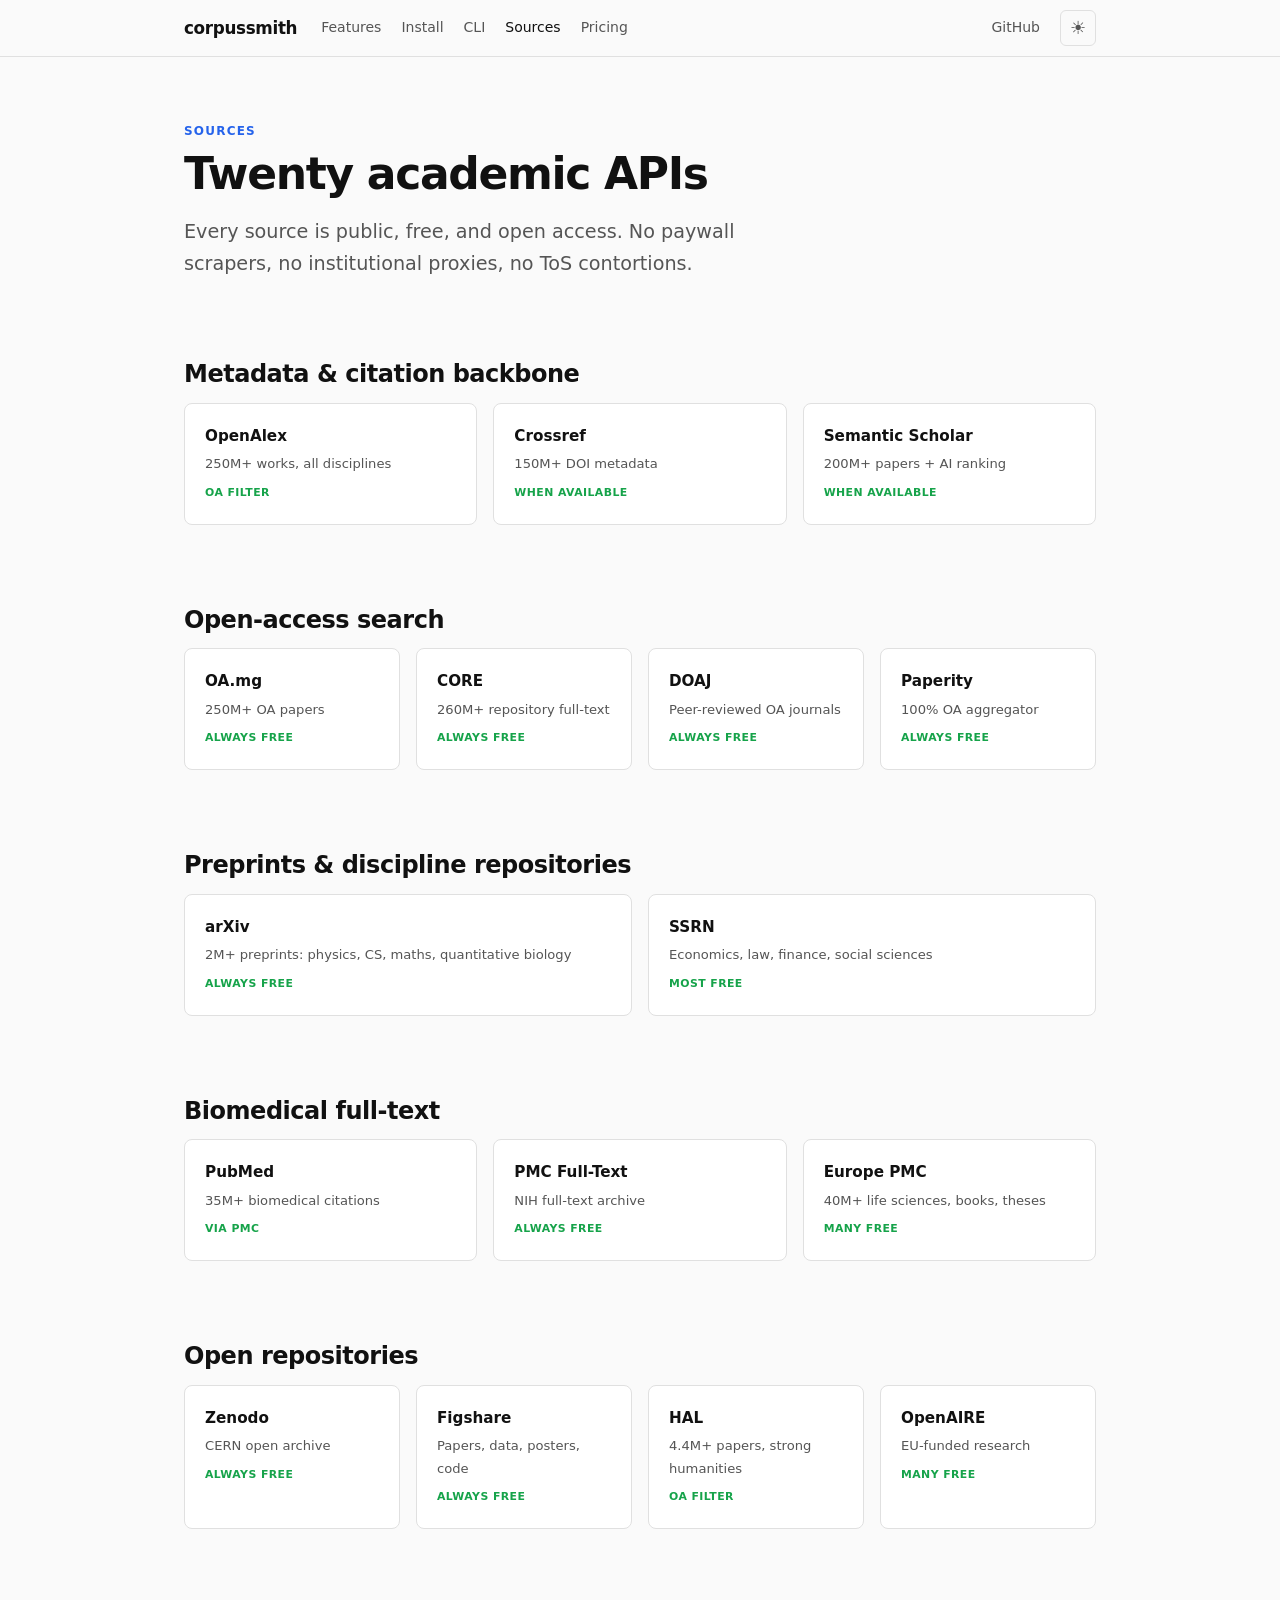
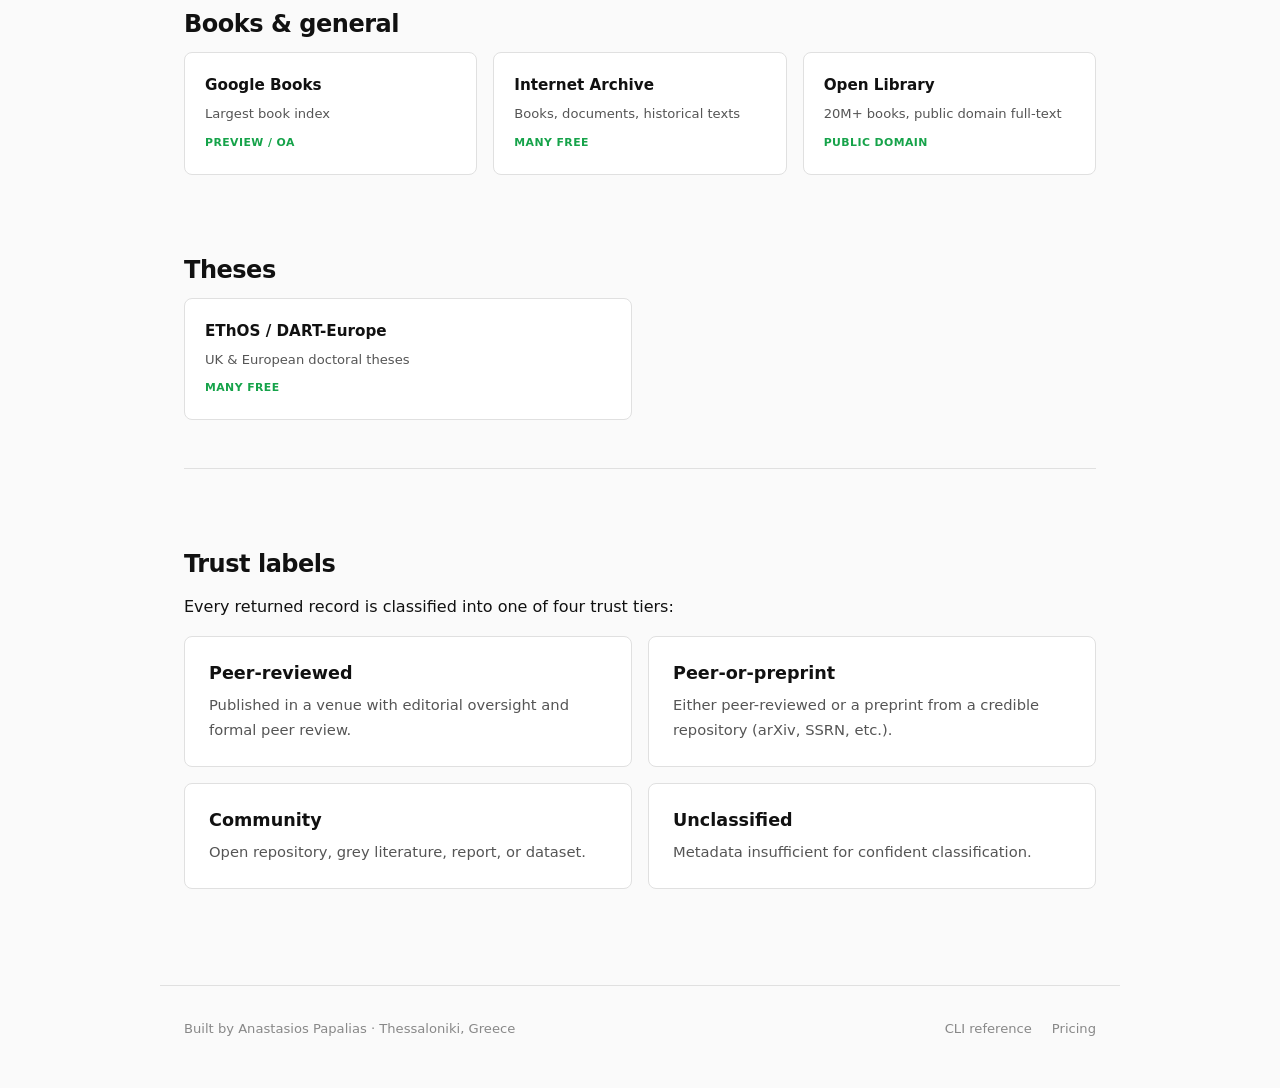
<file: site/sources.html>
<!doctype html>
<html lang="en">
<head>
<meta charset="utf-8">
<meta name="viewport" content="width=device-width, initial-scale=1">
<title>Sources — CorpusSmith</title>
<link rel="stylesheet" href="style.css">
</head>
<body>

<nav>
  <div class="nav-inner">
    <a href="index.html" class="brand">corpussmith</a>
    <button class="hamburger" onclick="document.querySelector('.nav-links').classList.toggle('open')" aria-label="Menu">☰</button>
    <div class="nav-links">
      <a href="features.html">Features</a>
      <a href="install.html">Install</a>
      <a href="cli.html">CLI</a>
      <a href="sources.html" class="current">Sources</a>
      <a href="pricing.html">Pricing</a>
      <span class="spacer"></span>
      <a href="https://github.com/corpussmith/corpussmith">GitHub</a>
      <button class="theme-toggle" onclick="toggleTheme()" aria-label="Toggle theme">☀</button>
    </div>
  </div>
</nav>

<main class="wrap">

  <section>
    <div class="kicker">Sources</div>
    <h1>Twenty academic APIs</h1>
    <p class="hero-sub">Every source is public, free, and open access. No paywall scrapers, no institutional proxies, no ToS contortions.</p>
  </section>

  <!-- Metadata & Citation Backbone -->
  <section>
    <h2>Metadata & citation backbone</h2>
    <div class="grid grid-3">
      <div class="source-card">
        <h4><a href="https://openalex.org">OpenAlex</a></h4>
        <p>250M+ works, all disciplines</p>
        <span class="source-tag">OA filter</span>
      </div>
      <div class="source-card">
        <h4><a href="https://www.crossref.org">Crossref</a></h4>
        <p>150M+ DOI metadata</p>
        <span class="source-tag">When available</span>
      </div>
      <div class="source-card">
        <h4><a href="https://www.semanticscholar.org">Semantic Scholar</a></h4>
        <p>200M+ papers + AI ranking</p>
        <span class="source-tag">When available</span>
      </div>
    </div>
  </section>

  <!-- OA-First Search -->
  <section>
    <h2>Open-access search</h2>
    <div class="grid grid-4">
      <div class="source-card">
        <h4><a href="https://oa.mg">OA.mg</a></h4>
        <p>250M+ OA papers</p>
        <span class="source-tag">Always free</span>
      </div>
      <div class="source-card">
        <h4><a href="https://core.ac.uk">CORE</a></h4>
        <p>260M+ repository full-text</p>
        <span class="source-tag">Always free</span>
      </div>
      <div class="source-card">
        <h4><a href="https://doaj.org">DOAJ</a></h4>
        <p>Peer-reviewed OA journals</p>
        <span class="source-tag">Always free</span>
      </div>
      <div class="source-card">
        <h4><a href="https://paperity.org">Paperity</a></h4>
        <p>100% OA aggregator</p>
        <span class="source-tag">Always free</span>
      </div>
    </div>
  </section>

  <!-- Preprints -->
  <section>
    <h2>Preprints & discipline repositories</h2>
    <div class="grid grid-2">
      <div class="source-card">
        <h4><a href="https://arxiv.org">arXiv</a></h4>
        <p>2M+ preprints: physics, CS, maths, quantitative biology</p>
        <span class="source-tag">Always free</span>
      </div>
      <div class="source-card">
        <h4><a href="https://ssrn.com">SSRN</a></h4>
        <p>Economics, law, finance, social sciences</p>
        <span class="source-tag">Most free</span>
      </div>
    </div>
  </section>

  <!-- Biomedical -->
  <section>
    <h2>Biomedical full-text</h2>
    <div class="grid grid-3">
      <div class="source-card">
        <h4><a href="https://pubmed.ncbi.nlm.nih.gov">PubMed</a></h4>
        <p>35M+ biomedical citations</p>
        <span class="source-tag">Via PMC</span>
      </div>
      <div class="source-card">
        <h4><a href="https://pmc.ncbi.nlm.nih.gov">PMC Full-Text</a></h4>
        <p>NIH full-text archive</p>
        <span class="source-tag">Always free</span>
      </div>
      <div class="source-card">
        <h4><a href="https://europepmc.org">Europe PMC</a></h4>
        <p>40M+ life sciences, books, theses</p>
        <span class="source-tag">Many free</span>
      </div>
    </div>
  </section>

  <!-- Open Repositories -->
  <section>
    <h2>Open repositories</h2>
    <div class="grid grid-4">
      <div class="source-card">
        <h4><a href="https://zenodo.org">Zenodo</a></h4>
        <p>CERN open archive</p>
        <span class="source-tag">Always free</span>
      </div>
      <div class="source-card">
        <h4><a href="https://figshare.com">Figshare</a></h4>
        <p>Papers, data, posters, code</p>
        <span class="source-tag">Always free</span>
      </div>
      <div class="source-card">
        <h4><a href="https://hal.science">HAL</a></h4>
        <p>4.4M+ papers, strong humanities</p>
        <span class="source-tag">OA filter</span>
      </div>
      <div class="source-card">
        <h4><a href="https://openaire.eu">OpenAIRE</a></h4>
        <p>EU-funded research</p>
        <span class="source-tag">Many free</span>
      </div>
    </div>
  </section>

  <!-- Books -->
  <section>
    <h2>Books & general</h2>
    <div class="grid grid-3">
      <div class="source-card">
        <h4><a href="https://books.google.com">Google Books</a></h4>
        <p>Largest book index</p>
        <span class="source-tag">Preview / OA</span>
      </div>
      <div class="source-card">
        <h4><a href="https://archive.org">Internet Archive</a></h4>
        <p>Books, documents, historical texts</p>
        <span class="source-tag">Many free</span>
      </div>
      <div class="source-card">
        <h4><a href="https://openlibrary.org">Open Library</a></h4>
        <p>20M+ books, public domain full-text</p>
        <span class="source-tag">Public domain</span>
      </div>
    </div>
  </section>

  <!-- Theses -->
  <section>
    <h2>Theses</h2>
    <div class="grid grid-2">
      <div class="source-card">
        <h4><a href="https://ethos.bl.uk">EThOS / DART-Europe</a></h4>
        <p>UK & European doctoral theses</p>
        <span class="source-tag">Many free</span>
      </div>
    </div>
  </section>

  <hr class="divider">

  <!-- Trust labels -->
  <section>
    <h2>Trust labels</h2>
    <p>Every returned record is classified into one of four trust tiers:</p>
    <div class="grid grid-2">
      <div class="card">
        <h3>Peer-reviewed</h3>
        <p>Published in a venue with editorial oversight and formal peer review.</p>
      </div>
      <div class="card">
        <h3>Peer-or-preprint</h3>
        <p>Either peer-reviewed or a preprint from a credible repository (arXiv, SSRN, etc.).</p>
      </div>
      <div class="card">
        <h3>Community</h3>
        <p>Open repository, grey literature, report, or dataset.</p>
      </div>
      <div class="card">
        <h3>Unclassified</h3>
        <p>Metadata insufficient for confident classification.</p>
      </div>
    </div>
  </section>

</main>

<footer>
  <span>Built by <a href="https://github.com/AnastasiosPapalias">Anastasios Papalias</a> · Thessaloniki, Greece</span>
  <div class="footer-links">
    <a href="cli.html">CLI reference</a>
    <a href="pricing.html">Pricing</a>
  </div>
</footer>

<script>
function toggleTheme() {
  const html = document.documentElement;
  html.classList.toggle('dark');
  const isDark = html.classList.contains('dark');
  localStorage.setItem('sf-theme', isDark ? 'dark' : 'light');
  document.querySelector('.theme-toggle').textContent = isDark ? '☾' : '☀';
}
(function() {
  const saved = localStorage.getItem('sf-theme');
  const prefersDark = window.matchMedia('(prefers-color-scheme: dark)').matches;
  if (saved === 'dark' || (!saved && prefersDark)) {
    document.documentElement.classList.add('dark');
    document.addEventListener('DOMContentLoaded', () => {
      const btn = document.querySelector('.theme-toggle');
      if (btn) btn.textContent = '☾';
    });
  }
})();
</script>

</body>
</html>
</file>
<file: site/style.css>
/* CorpusSmith — Feynman.is-inspired design.
   Dark-first, sans-serif, generous whitespace, grid cards,
   interactive install block, smooth transitions. */

:root {
  --bg: #fafafa;
  --bg-alt: #f0f0f0;
  --bg-card: #ffffff;
  --bg-code: #f5f5f5;
  --text: #111111;
  --text-soft: #555555;
  --text-muted: #888888;
  --border: #e0e0e0;
  --accent: #2563eb;
  --accent-hover: #1d4ed8;
  --accent-soft: rgba(37, 99, 235, 0.08);
  --green: #16a34a;
  --green-soft: rgba(22, 163, 74, 0.08);
  --amber: #d97706;
  --amber-soft: rgba(217, 119, 6, 0.08);
  --radius: 8px;
  --mono: ui-monospace, "SF Mono", "JetBrains Mono", "Cascadia Code", Menlo, Consolas, monospace;
  --sans: "Inter", -apple-system, BlinkMacSystemFont, "Segoe UI", system-ui, sans-serif;
  --max-w: 960px;
  --transition: 0.2s ease;
}

html.dark {
  --bg: #0a0a0a;
  --bg-alt: #141414;
  --bg-card: #1a1a1a;
  --bg-code: #1e1e1e;
  --text: #e8e8e8;
  --text-soft: #a0a0a0;
  --text-muted: #666666;
  --border: #2a2a2a;
  --accent: #60a5fa;
  --accent-hover: #93bbfd;
  --accent-soft: rgba(96, 165, 250, 0.1);
  --bg-card: #161616;
}

* { box-sizing: border-box; margin: 0; padding: 0; }

html {
  scroll-behavior: smooth;
}

body {
  background: var(--bg);
  color: var(--text);
  font-family: var(--sans);
  font-size: 16px;
  line-height: 1.7;
  -webkit-font-smoothing: antialiased;
  text-rendering: optimizeLegibility;
  transition: background var(--transition), color var(--transition);
}

/* ─── Nav ─────────────────────────────────────────── */

nav {
  position: sticky;
  top: 0;
  z-index: 100;
  background: var(--bg);
  border-bottom: 1px solid var(--border);
  backdrop-filter: blur(12px);
  transition: background var(--transition), border-color var(--transition);
}

nav .nav-inner {
  max-width: var(--max-w);
  margin: 0 auto;
  padding: 0 1.5rem;
  height: 56px;
  display: flex;
  align-items: center;
  gap: 1.5rem;
}

nav .brand {
  font-weight: 700;
  font-size: 1.05rem;
  color: var(--text);
  text-decoration: none;
  letter-spacing: -0.02em;
}

nav .nav-links {
  display: flex;
  align-items: center;
  gap: 1.25rem;
  flex: 1;
}

nav .nav-links a {
  color: var(--text-soft);
  text-decoration: none;
  font-size: 0.875rem;
  font-weight: 450;
  transition: color var(--transition);
  padding: 0.25rem 0;
}

nav .nav-links a:hover,
nav .nav-links a.current {
  color: var(--text);
}

nav .spacer { flex: 1; }

nav .theme-toggle {
  background: none;
  border: 1px solid var(--border);
  border-radius: 6px;
  width: 36px;
  height: 36px;
  cursor: pointer;
  display: flex;
  align-items: center;
  justify-content: center;
  color: var(--text-soft);
  transition: all var(--transition);
  font-size: 1.1rem;
}

nav .theme-toggle:hover {
  border-color: var(--text-muted);
  color: var(--text);
}

/* Mobile hamburger */
nav .hamburger {
  display: none;
  background: none;
  border: none;
  color: var(--text);
  font-size: 1.4rem;
  cursor: pointer;
  padding: 0.25rem;
}

@media (max-width: 720px) {
  nav .hamburger { display: block; }
  nav .nav-links {
    display: none;
    position: absolute;
    top: 56px;
    left: 0;
    right: 0;
    background: var(--bg);
    border-bottom: 1px solid var(--border);
    flex-direction: column;
    padding: 1rem 1.5rem;
    gap: 0.75rem;
  }
  nav .nav-links.open { display: flex; }
  nav .spacer { display: none; }
}

/* ─── Layout ──────────────────────────────────────── */

.wrap {
  max-width: var(--max-w);
  margin: 0 auto;
  padding: 4rem 1.5rem 6rem;
}

.wrap-narrow {
  max-width: 680px;
  margin: 0 auto;
  padding: 4rem 1.5rem 6rem;
}

section {
  margin-top: 5rem;
}

section:first-of-type {
  margin-top: 0;
}

/* ─── Typography ──────────────────────────────────── */

h1 {
  font-size: 2.75rem;
  font-weight: 800;
  line-height: 1.15;
  letter-spacing: -0.03em;
  margin-bottom: 1rem;
}

h2 {
  font-size: 1.5rem;
  font-weight: 700;
  line-height: 1.3;
  letter-spacing: -0.02em;
  margin-bottom: 0.75rem;
}

h3 {
  font-size: 1.1rem;
  font-weight: 600;
  line-height: 1.4;
  margin-bottom: 0.5rem;
}

p { margin-bottom: 1rem; }

.hero-sub {
  font-size: 1.2rem;
  color: var(--text-soft);
  line-height: 1.65;
  max-width: 600px;
  margin-bottom: 2rem;
}

.kicker {
  font-size: 0.75rem;
  font-weight: 600;
  letter-spacing: 0.1em;
  text-transform: uppercase;
  color: var(--accent);
  margin-bottom: 0.5rem;
}

a { color: var(--accent); text-decoration: none; transition: color var(--transition); }
a:hover { color: var(--accent-hover); }

/* ─── Buttons ─────────────────────────────────────── */

.btn {
  display: inline-flex;
  align-items: center;
  gap: 0.5rem;
  font-family: var(--sans);
  font-size: 0.9rem;
  font-weight: 550;
  padding: 0.65rem 1.3rem;
  border-radius: var(--radius);
  text-decoration: none;
  transition: all var(--transition);
  cursor: pointer;
  border: none;
}

.btn-primary {
  background: var(--text);
  color: var(--bg);
}
.btn-primary:hover {
  opacity: 0.85;
  color: var(--bg);
}

.btn-secondary {
  background: transparent;
  color: var(--text);
  border: 1px solid var(--border);
}
.btn-secondary:hover {
  border-color: var(--text-muted);
  background: var(--bg-alt);
  color: var(--text);
}

.btn-group {
  display: flex;
  gap: 0.75rem;
  flex-wrap: wrap;
  margin-top: 0.5rem;
}

/* ─── Install block ───────────────────────────────── */

.install-block {
  margin: 2.5rem 0;
  border: 1px solid var(--border);
  border-radius: var(--radius);
  overflow: hidden;
}

.install-tabs {
  display: flex;
  border-bottom: 1px solid var(--border);
  background: var(--bg-alt);
}

.install-tab {
  padding: 0.6rem 1.2rem;
  font-family: var(--mono);
  font-size: 0.82rem;
  font-weight: 500;
  color: var(--text-muted);
  background: none;
  border: none;
  border-bottom: 2px solid transparent;
  cursor: pointer;
  transition: all var(--transition);
}

.install-tab.active {
  color: var(--text);
  border-bottom-color: var(--accent);
  background: var(--bg);
}

.install-tab:hover:not(.active) {
  color: var(--text-soft);
}

.install-body {
  display: flex;
  align-items: center;
  justify-content: space-between;
  padding: 0.9rem 1.2rem;
  background: var(--bg-code);
  font-family: var(--mono);
  font-size: 0.88rem;
  color: var(--text);
}

.install-body code {
  background: none;
  padding: 0;
  color: var(--text);
}

.copy-btn {
  background: none;
  border: 1px solid var(--border);
  border-radius: 6px;
  padding: 0.35rem 0.7rem;
  font-size: 0.78rem;
  color: var(--text-soft);
  cursor: pointer;
  transition: all var(--transition);
  white-space: nowrap;
  font-family: var(--sans);
}

.copy-btn:hover {
  border-color: var(--text-muted);
  color: var(--text);
}

.copy-btn.copied {
  color: var(--green);
  border-color: var(--green);
}

/* ─── Grid cards ──────────────────────────────────── */

.grid {
  display: grid;
  gap: 1rem;
}

.grid-2 { grid-template-columns: repeat(2, 1fr); }
.grid-3 { grid-template-columns: repeat(3, 1fr); }
.grid-4 { grid-template-columns: repeat(4, 1fr); }

@media (max-width: 720px) {
  .grid-2, .grid-3, .grid-4 { grid-template-columns: 1fr; }
}

@media (min-width: 721px) and (max-width: 900px) {
  .grid-3, .grid-4 { grid-template-columns: repeat(2, 1fr); }
}

.card {
  border: 1px solid var(--border);
  border-radius: var(--radius);
  padding: 1.5rem;
  background: var(--bg-card);
  transition: border-color var(--transition), box-shadow var(--transition);
}

.card:hover {
  border-color: var(--text-muted);
}

.card h3 {
  margin-bottom: 0.4rem;
}

.card p {
  color: var(--text-soft);
  font-size: 0.92rem;
  margin-bottom: 0;
}

.card .card-tag {
  display: inline-block;
  font-size: 0.72rem;
  font-weight: 600;
  letter-spacing: 0.05em;
  text-transform: uppercase;
  padding: 0.15rem 0.5rem;
  border-radius: 4px;
  margin-bottom: 0.75rem;
}

.card .card-tag.green {
  color: var(--green);
  background: var(--green-soft);
}

.card .card-tag.amber {
  color: var(--amber);
  background: var(--amber-soft);
}

.card .card-tag.blue {
  color: var(--accent);
  background: var(--accent-soft);
}

/* ─── Command showcase ────────────────────────────── */

.command-row {
  display: flex;
  gap: 2rem;
  align-items: flex-start;
  padding: 2rem 0;
  border-bottom: 1px solid var(--border);
}

.command-row:last-child { border-bottom: none; }

.command-code {
  flex: 0 0 380px;
}

.command-desc {
  flex: 1;
}

.command-desc h3 {
  color: var(--text);
}

.command-desc p {
  color: var(--text-soft);
  font-size: 0.92rem;
}

@media (max-width: 720px) {
  .command-row { flex-direction: column; gap: 0.75rem; }
  .command-code { flex: none; width: 100%; }
}

/* ─── Code blocks ─────────────────────────────────── */

code {
  font-family: var(--mono);
  font-size: 0.88em;
  background: var(--bg-code);
  padding: 0.15em 0.4em;
  border-radius: 4px;
  color: var(--accent);
}

pre {
  background: var(--bg-code);
  border: 1px solid var(--border);
  border-radius: var(--radius);
  padding: 1.1rem 1.3rem;
  overflow-x: auto;
  line-height: 1.55;
  font-size: 0.88rem;
  margin: 1rem 0;
}

pre code {
  background: none;
  padding: 0;
  color: var(--text);
  font-size: inherit;
}

/* ─── Tables ──────────────────────────────────────── */

table {
  width: 100%;
  border-collapse: collapse;
  margin: 1rem 0 1.5rem;
  font-size: 0.92rem;
}

th, td {
  text-align: left;
  padding: 0.7rem 0.9rem;
  border-bottom: 1px solid var(--border);
  vertical-align: top;
}

th {
  font-weight: 600;
  color: var(--text);
  font-size: 0.82rem;
  text-transform: uppercase;
  letter-spacing: 0.05em;
}

/* ─── Tags ────────────────────────────────────────── */

.tag {
  display: inline-block;
  font-family: var(--sans);
  font-size: 0.7rem;
  font-weight: 600;
  letter-spacing: 0.06em;
  text-transform: uppercase;
  padding: 0.15rem 0.5rem;
  border-radius: 4px;
  vertical-align: middle;
}

.tag.free { color: var(--green); background: var(--green-soft); }
.tag.premium { color: var(--amber); background: var(--amber-soft); }
.tag.coming { color: var(--text-muted); background: var(--bg-alt); }

/* ─── Source grid (sources page) ──────────────────── */

.source-card {
  border: 1px solid var(--border);
  border-radius: var(--radius);
  padding: 1.25rem;
  background: var(--bg-card);
  transition: border-color var(--transition);
}

.source-card:hover { border-color: var(--text-muted); }

.source-card h4 {
  font-size: 0.95rem;
  font-weight: 600;
  margin-bottom: 0.25rem;
}

.source-card h4 a { color: var(--text); }
.source-card h4 a:hover { color: var(--accent); }

.source-card p {
  font-size: 0.82rem;
  color: var(--text-soft);
  margin: 0;
}

.source-card .source-tag {
  display: inline-block;
  font-size: 0.68rem;
  font-weight: 600;
  text-transform: uppercase;
  letter-spacing: 0.04em;
  color: var(--green);
  margin-top: 0.5rem;
}

/* ─── Pricing cards ───────────────────────────────── */

.pricing-card {
  border: 1px solid var(--border);
  border-radius: var(--radius);
  padding: 2rem;
  background: var(--bg-card);
}

.pricing-card.featured {
  border-color: var(--accent);
  box-shadow: 0 0 0 1px var(--accent);
}

.pricing-card .price {
  font-size: 2rem;
  font-weight: 800;
  letter-spacing: -0.03em;
  margin-bottom: 0.5rem;
}

.pricing-card ul {
  list-style: none;
  padding: 0;
  margin: 1rem 0 1.5rem;
}

.pricing-card li {
  padding: 0.4rem 0;
  padding-left: 1.4rem;
  position: relative;
  font-size: 0.92rem;
  color: var(--text-soft);
}

.pricing-card li::before {
  content: "✓";
  position: absolute;
  left: 0;
  color: var(--green);
  font-weight: 700;
}

/* ─── Lists ───────────────────────────────────────── */

ul, ol { padding-left: 1.5rem; margin: 0 0 1rem; }
li { margin-bottom: 0.35rem; }

/* ─── Dividers ────────────────────────────────────── */

.divider {
  border: none;
  border-top: 1px solid var(--border);
  margin: 3rem 0;
}

/* ─── Footer ──────────────────────────────────────── */

footer {
  max-width: var(--max-w);
  margin: 0 auto;
  padding: 2rem 1.5rem 3rem;
  border-top: 1px solid var(--border);
  font-size: 0.82rem;
  color: var(--text-muted);
  display: flex;
  justify-content: space-between;
  align-items: center;
  flex-wrap: wrap;
  gap: 1rem;
}

footer a { color: var(--text-muted); }
footer a:hover { color: var(--text); }

.footer-links {
  display: flex;
  gap: 1.25rem;
}

/* ─── Responsive hero ─────────────────────────────── */

@media (max-width: 720px) {
  h1 { font-size: 2rem; }
  .hero-sub { font-size: 1.05rem; }
  .wrap { padding: 2.5rem 1.25rem 4rem; }
}
</file>
